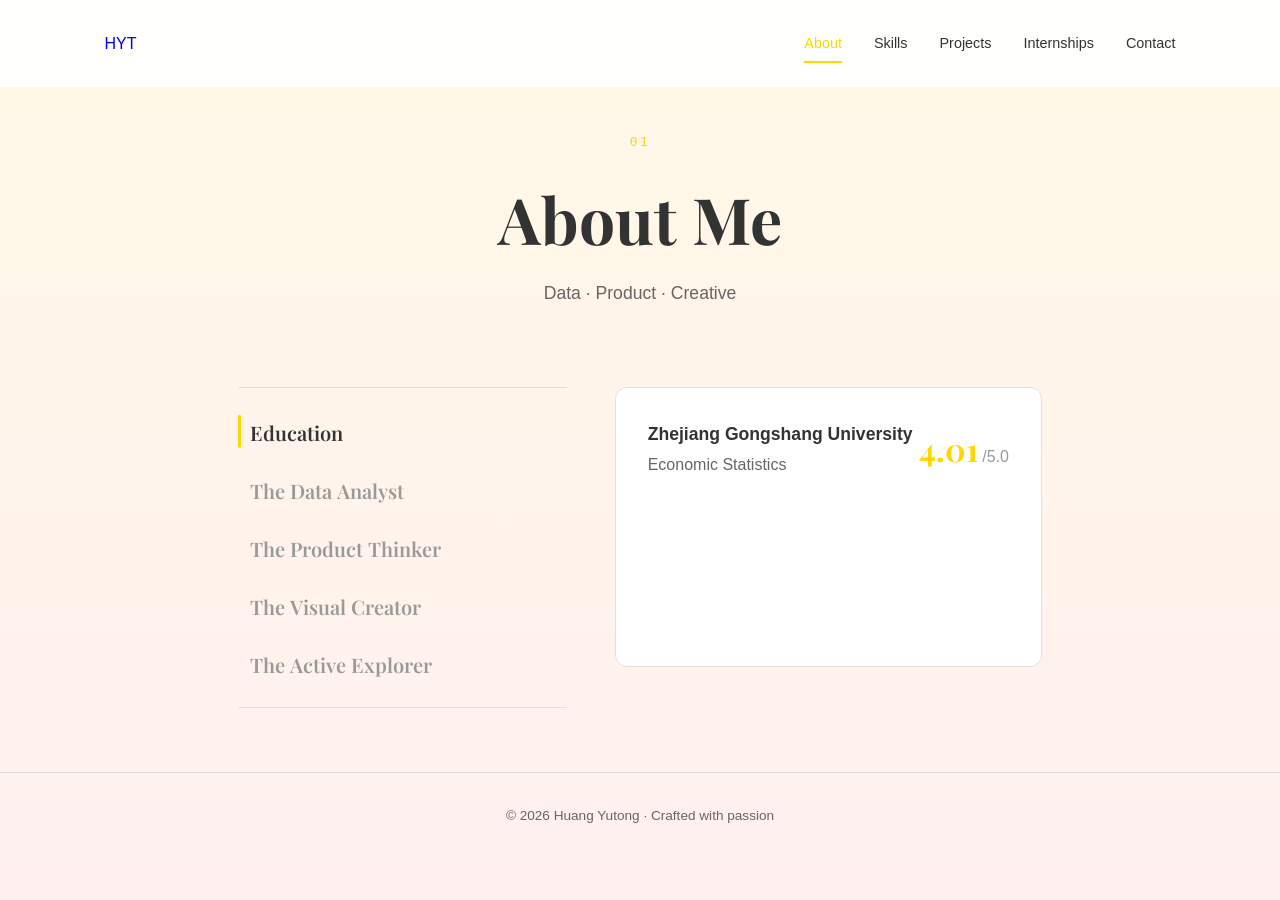
<file: about.html>
<!DOCTYPE html>
<html lang="en">
<head>
    <meta charset="UTF-8">
    <meta name="viewport" content="width=device-width, initial-scale=1.0">
    <title>About Me | Huang Yutong</title>
    <link rel="preconnect" href="https://fonts.googleapis.com">
    <link rel="preconnect" href="https://fonts.gstatic.com" crossorigin>
    <link href="https://fonts.googleapis.com/css2?family=Inter:wght@300;400;500;600;700&family=Playfair+Display:wght@500;600;700&display=swap" rel="stylesheet">
    <link rel="stylesheet" href="style.css">
</head>
<body>
    <div class="bg-gradient"></div>

    <!-- Navigation -->
    <nav class="navbar">
        <div class="nav-inner">
            <a href="index.html" class="nav-brand">HYT</a>
            <div class="nav-links">
                <a href="about.html" class="nav-link active">About</a>
                <a href="skills.html" class="nav-link">Skills</a>
                <a href="work.html" class="nav-link">Projects</a>
                <a href="internships.html" class="nav-link">Internships</a>
                <a href="contact.html" class="nav-link">Contact</a>
            </div>
            <button class="nav-toggle">
                <span></span>
                <span></span>
            </button>
        </div>
    </nav>

    <!-- Mobile Menu -->
    <div class="mobile-menu">
        <a href="about.html" class="mobile-link">About</a>
        <a href="skills.html" class="mobile-link">Skills</a>
        <a href="work.html" class="mobile-link">Projects</a>
        <a href="internships.html" class="mobile-link">Internships</a>
        <a href="contact.html" class="mobile-link">Contact</a>
    </div>

    <!-- Page Header -->
    <section class="page-header">
        <span class="page-number">01</span>
        <h1 class="page-title">About Me</h1>
        <p class="page-subtitle">Data · Product · Creative</p>
    </section>

    <!-- About Content -->
    <section class="about-section">
        <!-- HoverSlider: Triggers (left) + Content (right) -->
        <div class="hover-slider" data-hover-slider>
            <!-- Left: Title Triggers -->
            <div class="hover-slider-triggers">
                <button class="hover-trigger active" data-slide="0" type="button">
                    <span class="trigger-text">Education</span>
                </button>
                <button class="hover-trigger" data-slide="1" type="button">
                    <span class="trigger-text">The Data Analyst</span>
                </button>
                <button class="hover-trigger" data-slide="2" type="button">
                    <span class="trigger-text">The Product Thinker</span>
                </button>
                <button class="hover-trigger" data-slide="3" type="button">
                    <span class="trigger-text">The Visual Creator</span>
                </button>
                <button class="hover-trigger" data-slide="4" type="button">
                    <span class="trigger-text">The Active Explorer</span>
                </button>
            </div>

            <!-- Right: Content Panels (clipPath switch) -->
            <div class="hover-slider-content-wrap">
                <div class="hover-slider-content active" data-content="0">
                    <div class="edu-item">
                        <div class="edu-main">
                            <h3>Zhejiang Gongshang University</h3>
                            <p class="edu-major">Economic Statistics</p>
                        </div>
                        <div class="edu-gpa">
                            <span class="gpa-value">4.01</span>
                            <span class="gpa-total">/5.0</span>
                        </div>
                    </div>
                </div>
                <div class="hover-slider-content" data-content="1">
                    <p>I specialize in turning raw, messy data into clear, actionable insights using Python, R, and other statistical tools. Whether I'm cleaning datasets or building predictive models, my favorite part of the process is digging into complex information and uncovering the hidden patterns underneath.</p>
                </div>
                <div class="hover-slider-content" data-content="2">
                    <p>I act as the bridge between what users want and what engineering can build. I regularly map out business workflows, design interactive prototypes in Figma, and write clear, structured PRDs. By keeping documentation organized and solutions practical, I help teams turn ideas into shipped features smoothly.</p>
                </div>
                <div class="hover-slider-content" data-content="3">
                    <p>I spent three years at my university's "Ji+" Media Center, eventually stepping up as Director and earning the Top 10 Visual Journalist award twice. Photography is how I tell stories and make sense of the world. Driven by an endless curiosity, I'm always looking for new ways to capture life through my own unique visual lens.</p>
                </div>
                <div class="hover-slider-content" data-content="4">
                    <p>Away from the screen, I love outdoor sports and fitness. For me, the dopamine release after a good sweat does more than just keep me physically fit—it recharges my brain. This energetic lifestyle keeps my mind sharp, allowing me to tackle work challenges with ease and truly enjoy every single moment of life.</p>
                </div>
            </div>
        </div>
    </section>

    <!-- Footer -->
    <footer class="footer">
        <p>© 2026 Huang Yutong · Crafted with passion</p>
    </footer>

    <script src="script.js"></script>
</body>
</html>
</file>
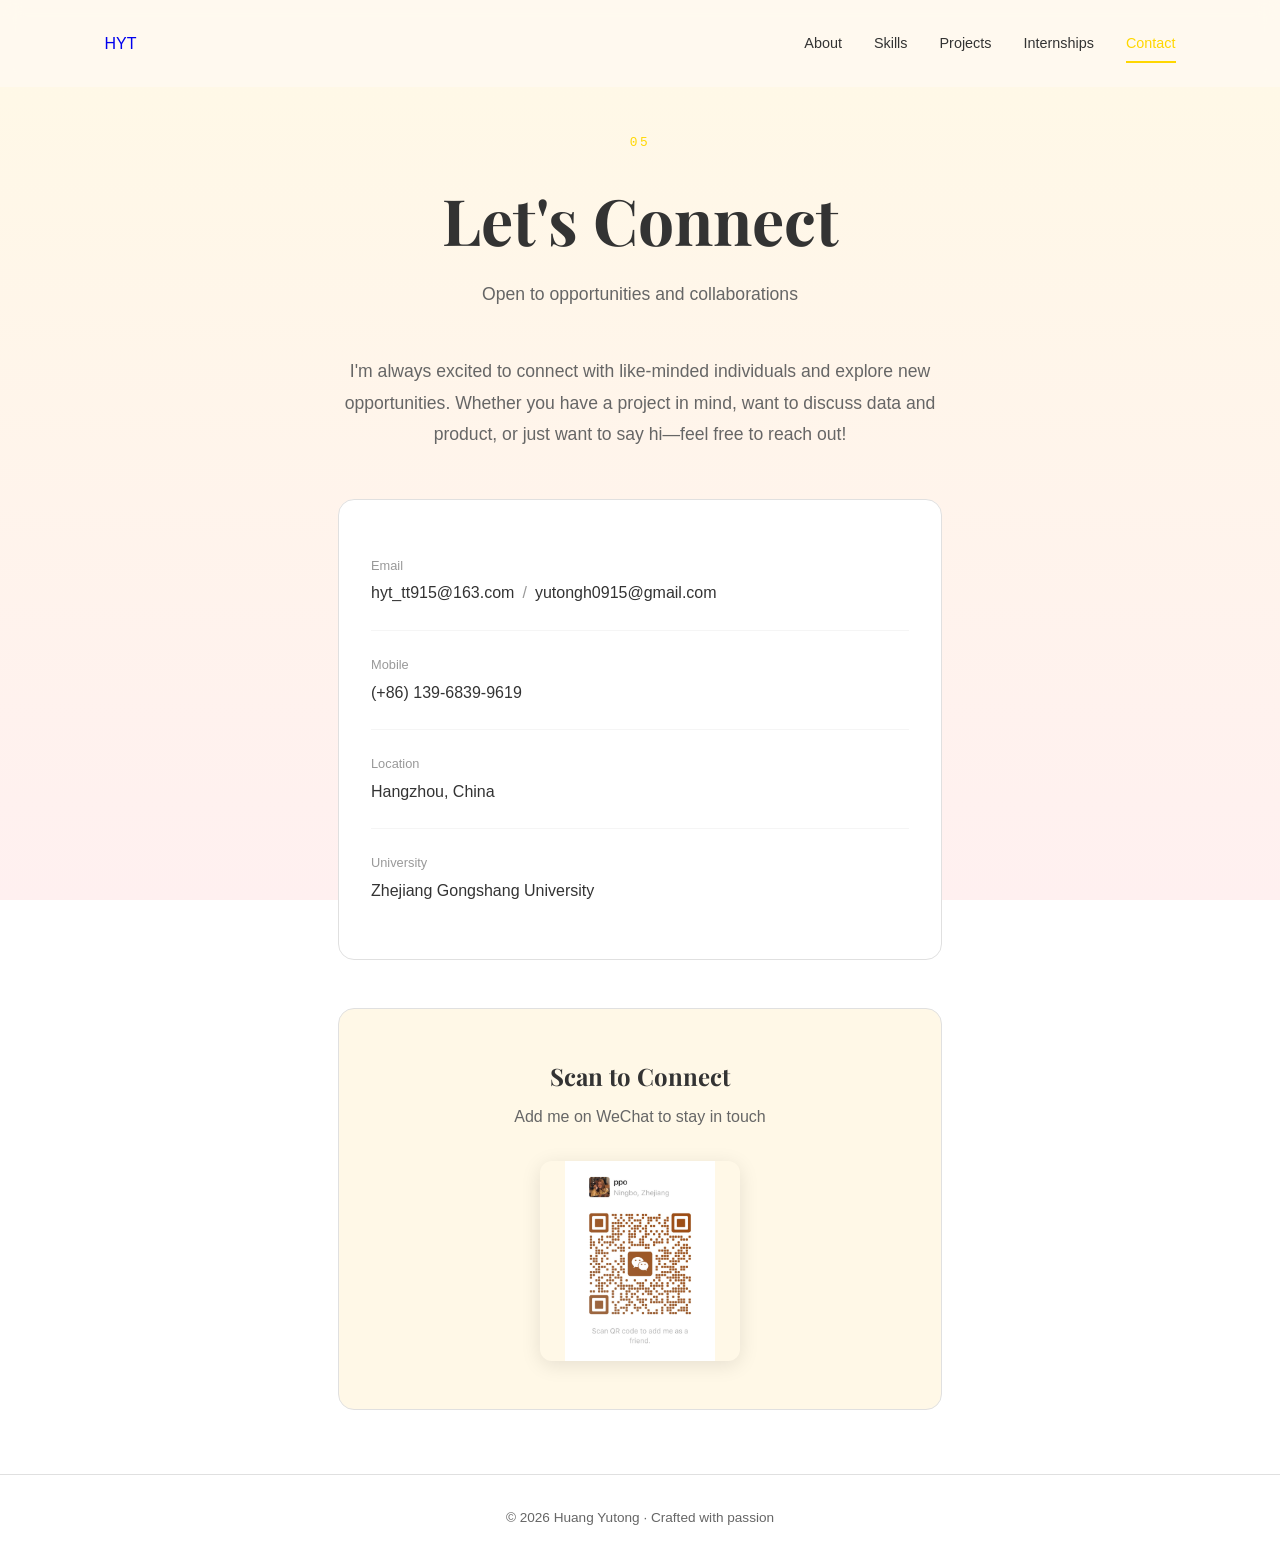
<file: contact.html>
<!DOCTYPE html>
<html lang="en">
<head>
    <meta charset="UTF-8">
    <meta name="viewport" content="width=device-width, initial-scale=1.0">
    <title>Contact | Huang Yutong</title>
    <link rel="preconnect" href="https://fonts.googleapis.com">
    <link rel="preconnect" href="https://fonts.gstatic.com" crossorigin>
    <link href="https://fonts.googleapis.com/css2?family=Inter:wght@300;400;500;600;700&family=Playfair+Display:wght@500;600;700&display=swap" rel="stylesheet">
    <link rel="stylesheet" href="style.css">
</head>
<body>
    <div class="bg-gradient"></div>

    <!-- Navigation -->
    <nav class="navbar">
        <div class="nav-inner">
            <a href="index.html" class="nav-brand">HYT</a>
            <div class="nav-links">
                <a href="about.html" class="nav-link">About</a>
                <a href="skills.html" class="nav-link">Skills</a>
                <a href="work.html" class="nav-link">Projects</a>
                <a href="internships.html" class="nav-link">Internships</a>
                <a href="contact.html" class="nav-link active">Contact</a>
            </div>
            <button class="nav-toggle">
                <span></span>
                <span></span>
            </button>
        </div>
    </nav>

    <!-- Mobile Menu -->
    <div class="mobile-menu">
        <a href="about.html" class="mobile-link">About</a>
        <a href="skills.html" class="mobile-link">Skills</a>
        <a href="work.html" class="mobile-link">Projects</a>
        <a href="internships.html" class="mobile-link">Internships</a>
        <a href="contact.html" class="mobile-link">Contact</a>
        </div>

    <!-- Page Header -->
    <section class="page-header">
        <span class="page-number">05</span>
        <h1 class="page-title">Let's Connect</h1>
        <p class="page-subtitle">Open to opportunities and collaborations</p>
    </section>

    <!-- Contact Content -->
    <section class="contact-section">
        <div class="contact-intro">
            <p>I'm always excited to connect with like-minded individuals and explore new opportunities. Whether you have a project in mind, want to discuss data and product, or just want to say hi—feel free to reach out!</p>
        </div>

        <div class="contact-card">
            <div class="contact-item">
                <div class="contact-info">
                    <span class="contact-label">Email</span>
                    <div class="contact-emails">
                        <a href="mailto:hyt_tt915@163.com" class="contact-value">hyt_tt915@163.com</a>
                        <span class="email-separator">/</span>
                        <a href="mailto:yutongh0915@gmail.com" class="contact-value">yutongh0915@gmail.com</a>
                    </div>
                </div>
            </div>

            <div class="contact-item">
                <div class="contact-info">
                    <span class="contact-label">Mobile</span>
                    <span class="contact-value">(+86) 139-6839-9619</span>
                </div>
            </div>

            <div class="contact-item">
                <div class="contact-info">
                    <span class="contact-label">Location</span>
                    <span class="contact-value">Hangzhou, China</span>
                </div>
            </div>

            <div class="contact-item">
                <div class="contact-info">
                    <span class="contact-label">University</span>
                    <span class="contact-value">Zhejiang Gongshang University</span>
                </div>
            </div>
        </div>

        <div class="contact-cta">
            <h2>Scan to Connect</h2>
            <p>Add me on WeChat to stay in touch</p>
            <div class="qrcode-container">
                <img src="我的素材/二维码.jpg" alt="WeChat QR Code" class="qrcode-image">
            </div>
        </div>
    </section>

    <!-- Footer -->
    <footer class="footer">
        <p>© 2026 Huang Yutong · Crafted with passion</p>
    </footer>

    <script src="script.js"></script>
</body>
</html>
</file>
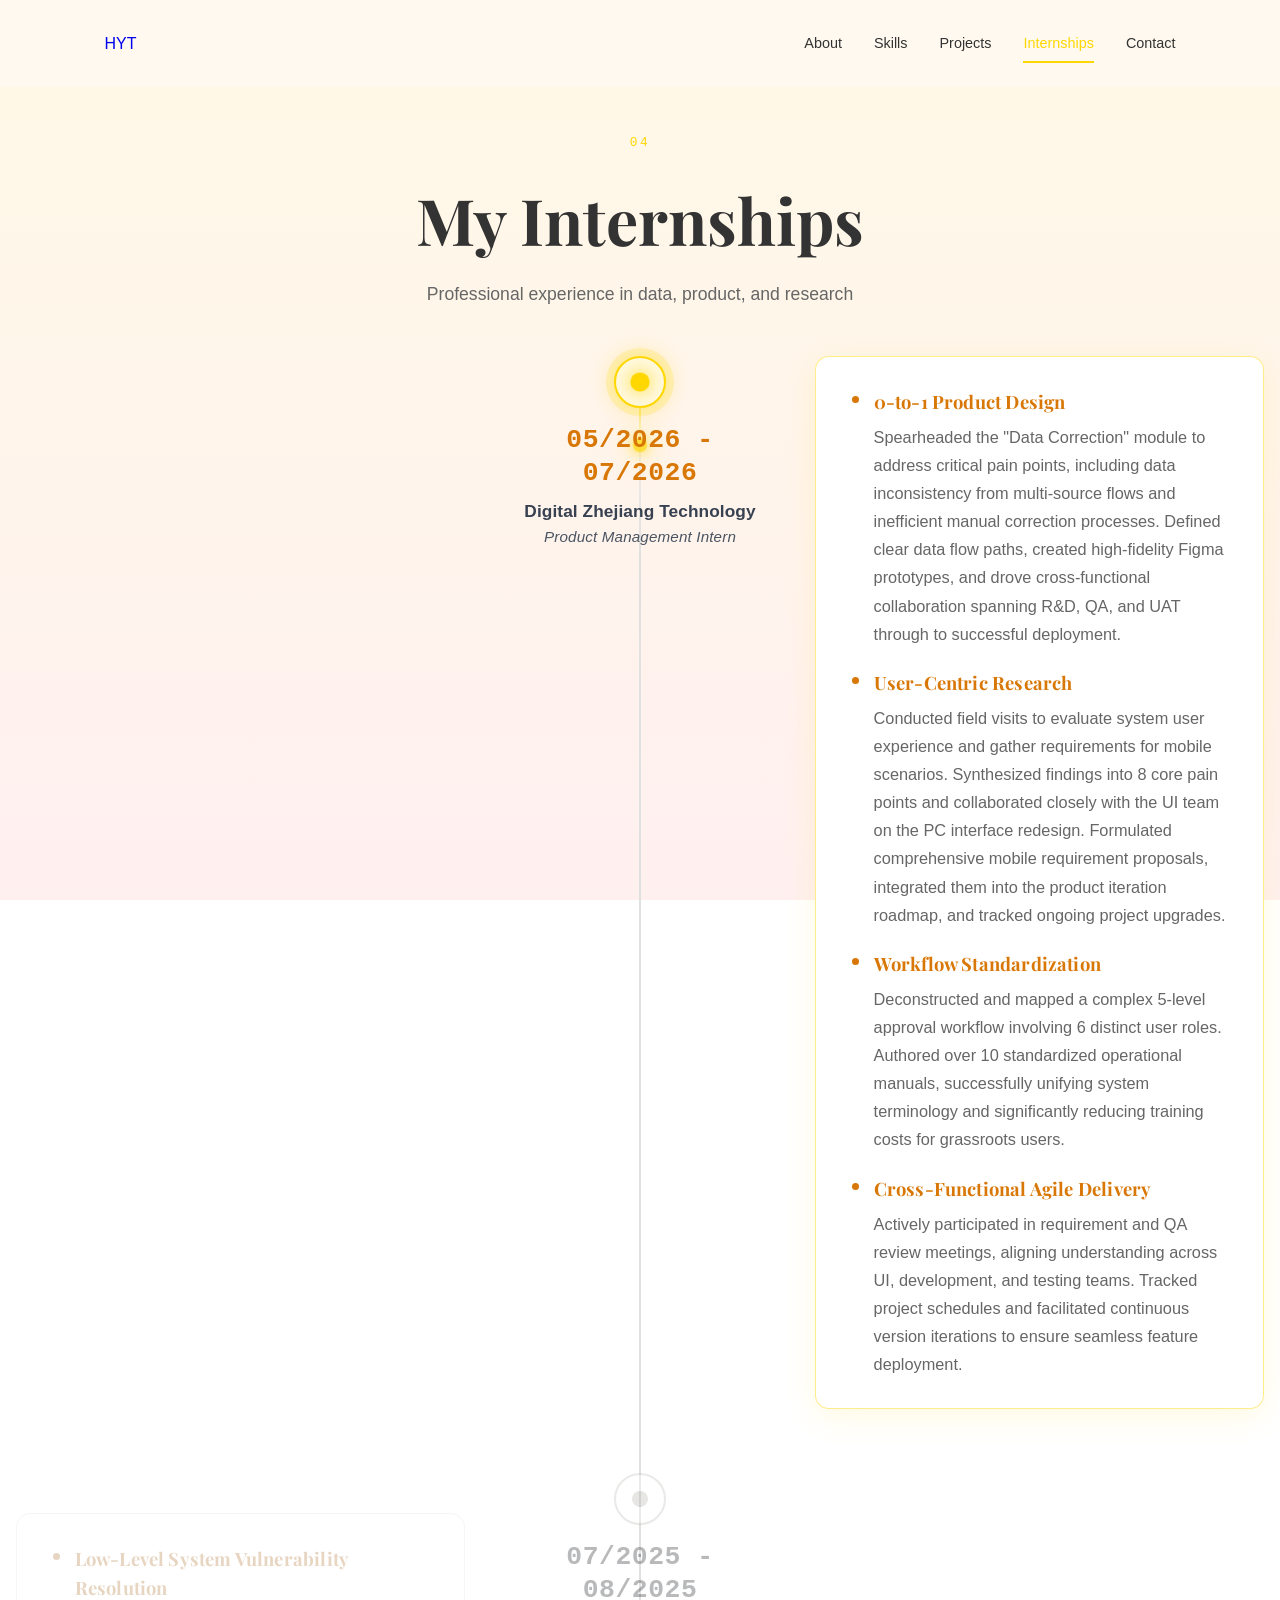
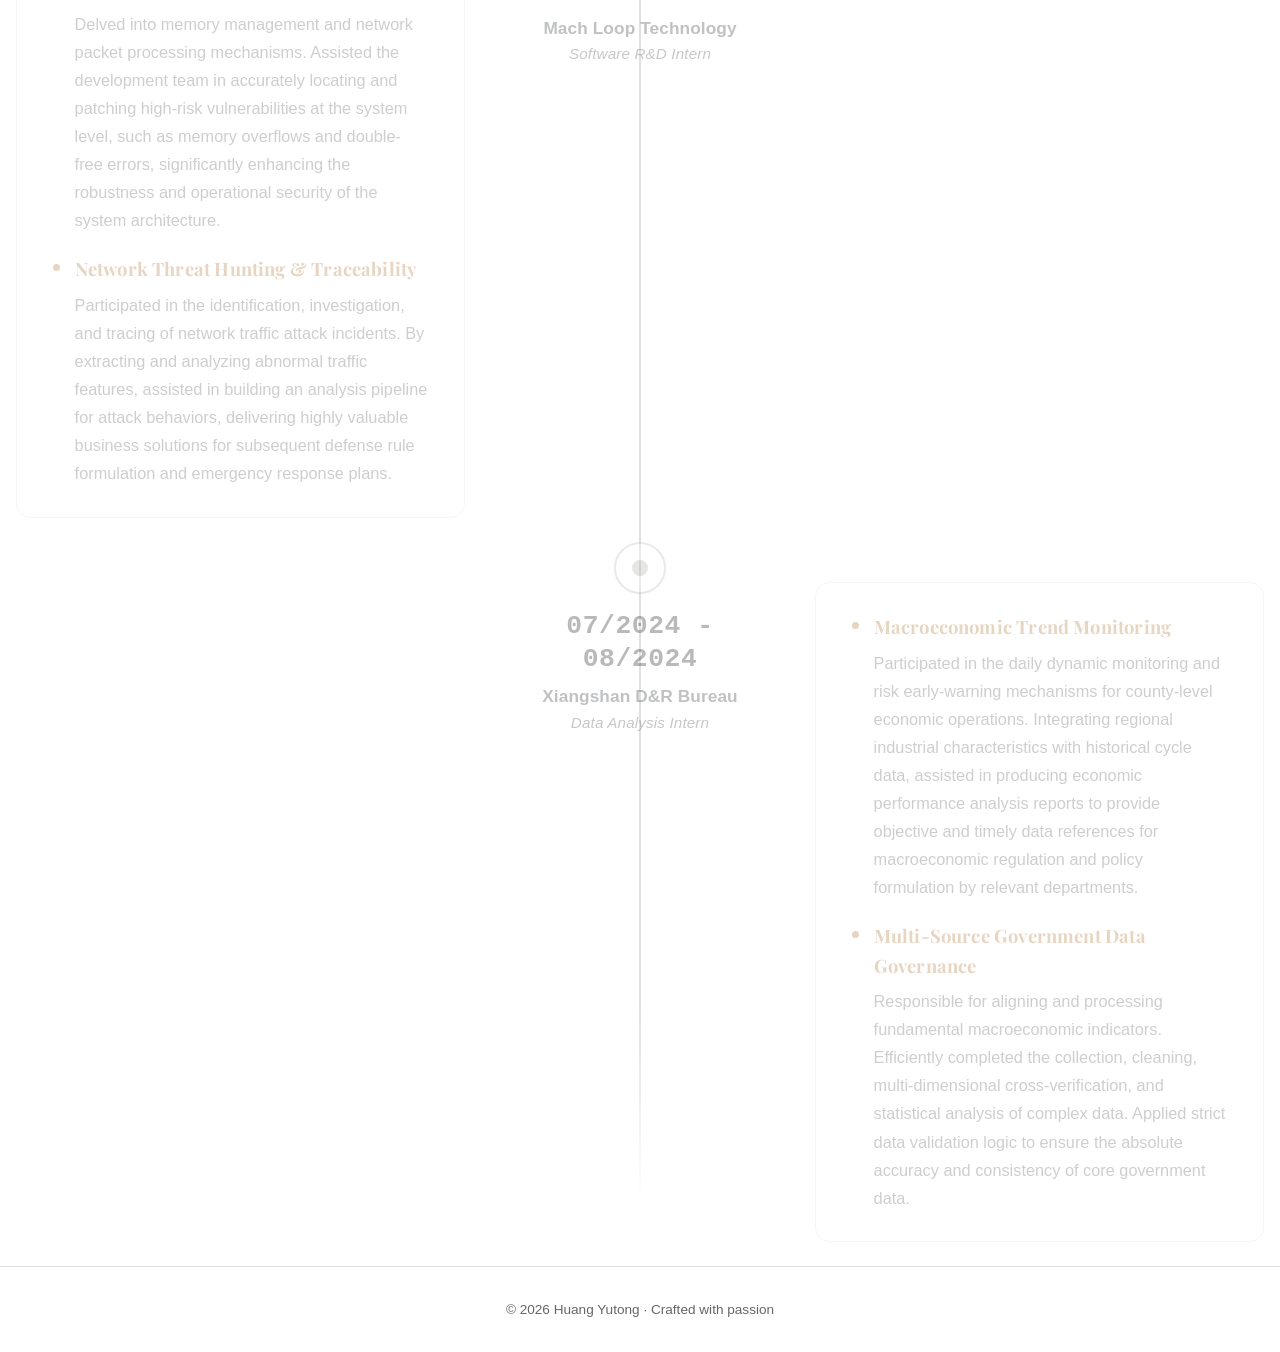
<file: internships.html>
<!DOCTYPE html>
<html lang="en">
<head>
    <meta charset="UTF-8">
    <meta name="viewport" content="width=device-width, initial-scale=1.0">
    <title>Internships | Huang Yutong</title>
    <link rel="preconnect" href="https://fonts.googleapis.com">
    <link rel="preconnect" href="https://fonts.gstatic.com" crossorigin>
    <link href="https://fonts.googleapis.com/css2?family=Inter:wght@300;400;500;600;700&family=Playfair+Display:wght@500;600;700&display=swap" rel="stylesheet">
    <link rel="stylesheet" href="style.css">
</head>
<body>
    <div class="bg-gradient"></div>

    <!-- Navigation -->
    <nav class="navbar">
        <div class="nav-inner">
            <a href="index.html" class="nav-brand">HYT</a>
            <div class="nav-links">
                <a href="about.html" class="nav-link">About</a>
                <a href="skills.html" class="nav-link">Skills</a>
                <a href="work.html" class="nav-link">Projects</a>
                <a href="internships.html" class="nav-link active">Internships</a>
                <a href="contact.html" class="nav-link">Contact</a>
            </div>
            <button class="nav-toggle">
                <span></span>
                <span></span>
            </button>
        </div>
    </nav>

    <!-- Mobile Menu -->
    <div class="mobile-menu">
        <a href="about.html" class="mobile-link">About</a>
        <a href="skills.html" class="mobile-link">Skills</a>
        <a href="work.html" class="mobile-link">Projects</a>
        <a href="internships.html" class="mobile-link">Internships</a>
        <a href="contact.html" class="mobile-link">Contact</a>
    </div>

    <!-- Page Header -->
    <section class="page-header">
        <span class="page-number">04</span>
        <h1 class="page-title">My Internships</h1>
        <p class="page-subtitle">Professional experience in data, product, and research</p>
    </section>

    <!-- Timeline -->
    <section class="journey-section">
        <div class="timeline-component" data-timeline>
            <div class="timeline-body" data-timeline-body>
                <!-- Entry 1: Digital Zhejiang Technology -->
                <div class="timeline-entry">
                    <div class="timeline-entry-left">
                        <div class="timeline-marker">
                            <div class="timeline-marker-inner"></div>
                        </div>
                        <div class="timeline-entry-meta">
                            <h3 class="timeline-entry-title">05/2026 - 07/2026</h3>
                            <p class="timeline-entry-org">Digital Zhejiang Technology</p>
                            <p class="timeline-entry-role">Product Management Intern</p>
                        </div>
                    </div>
                    <div class="timeline-entry-right">
                        <div class="timeline-entry-content">
                            <ul class="contribution-list">
                                <li class="contribution-item">
                                    <strong class="contribution-title">0-to-1 Product Design</strong>
                                    <p class="contribution-desc">Spearheaded the "Data Correction" module to address critical pain points, including data inconsistency from multi-source flows and inefficient manual correction processes. Defined clear data flow paths, created high-fidelity Figma prototypes, and drove cross-functional collaboration spanning R&amp;D, QA, and UAT through to successful deployment.</p>
                                </li>
                                <li class="contribution-item">
                                    <strong class="contribution-title">User-Centric Research</strong>
                                    <p class="contribution-desc">Conducted field visits to evaluate system user experience and gather requirements for mobile scenarios. Synthesized findings into 8 core pain points and collaborated closely with the UI team on the PC interface redesign. Formulated comprehensive mobile requirement proposals, integrated them into the product iteration roadmap, and tracked ongoing project upgrades.</p>
                                </li>
                                <li class="contribution-item">
                                    <strong class="contribution-title">Workflow Standardization</strong>
                                    <p class="contribution-desc">Deconstructed and mapped a complex 5-level approval workflow involving 6 distinct user roles. Authored over 10 standardized operational manuals, successfully unifying system terminology and significantly reducing training costs for grassroots users.</p>
                                </li>
                                <li class="contribution-item">
                                    <strong class="contribution-title">Cross-Functional Agile Delivery</strong>
                                    <p class="contribution-desc">Actively participated in requirement and QA review meetings, aligning understanding across UI, development, and testing teams. Tracked project schedules and facilitated continuous version iterations to ensure seamless feature deployment.</p>
                                </li>
                            </ul>
                        </div>
                    </div>
                </div>

                <!-- Entry 2: Mach Loop Technology -->
                <div class="timeline-entry">
                    <div class="timeline-entry-left">
                        <div class="timeline-marker">
                            <div class="timeline-marker-inner"></div>
                        </div>
                        <div class="timeline-entry-meta">
                            <h3 class="timeline-entry-title">07/2025 - 08/2025</h3>
                            <p class="timeline-entry-org">Mach Loop Technology</p>
                            <p class="timeline-entry-role">Software R&amp;D Intern</p>
                        </div>
                    </div>
                    <div class="timeline-entry-right">
                        <div class="timeline-entry-content">
                            <ul class="contribution-list">
                                <li class="contribution-item">
                                    <strong class="contribution-title">Low-Level System Vulnerability Resolution</strong>
                                    <p class="contribution-desc">Delved into memory management and network packet processing mechanisms. Assisted the development team in accurately locating and patching high-risk vulnerabilities at the system level, such as memory overflows and double-free errors, significantly enhancing the robustness and operational security of the system architecture.</p>
                                </li>
                                <li class="contribution-item">
                                    <strong class="contribution-title">Network Threat Hunting &amp; Traceability</strong>
                                    <p class="contribution-desc">Participated in the identification, investigation, and tracing of network traffic attack incidents. By extracting and analyzing abnormal traffic features, assisted in building an analysis pipeline for attack behaviors, delivering highly valuable business solutions for subsequent defense rule formulation and emergency response plans.</p>
                                </li>
                            </ul>
                        </div>
                    </div>
                </div>

                <!-- Entry 3: Xiangshan D&R Bureau -->
                <div class="timeline-entry">
                    <div class="timeline-entry-left">
                        <div class="timeline-marker">
                            <div class="timeline-marker-inner"></div>
                        </div>
                        <div class="timeline-entry-meta">
                            <h3 class="timeline-entry-title">07/2024 - 08/2024</h3>
                            <p class="timeline-entry-org">Xiangshan D&amp;R Bureau</p>
                            <p class="timeline-entry-role">Data Analysis Intern</p>
                        </div>
                    </div>
                    <div class="timeline-entry-right">
                        <div class="timeline-entry-content">
                            <ul class="contribution-list">
                                <li class="contribution-item">
                                    <strong class="contribution-title">Macroeconomic Trend Monitoring</strong>
                                    <p class="contribution-desc">Participated in the daily dynamic monitoring and risk early-warning mechanisms for county-level economic operations. Integrating regional industrial characteristics with historical cycle data, assisted in producing economic performance analysis reports to provide objective and timely data references for macroeconomic regulation and policy formulation by relevant departments.</p>
                                </li>
                                <li class="contribution-item">
                                    <strong class="contribution-title">Multi-Source Government Data Governance</strong>
                                    <p class="contribution-desc">Responsible for aligning and processing fundamental macroeconomic indicators. Efficiently completed the collection, cleaning, multi-dimensional cross-verification, and statistical analysis of complex data. Applied strict data validation logic to ensure the absolute accuracy and consistency of core government data.</p>
                                </li>
                            </ul>
                        </div>
                    </div>
                </div>

                <!-- Scroll-driven progress track (background line + animated progress) -->
                <div class="timeline-track-bg">
                    <div class="timeline-track-progress" data-timeline-progress></div>
                </div>
            </div>
        </div>
    </section>

    <!-- Footer -->
    <footer class="footer">
        <p>© 2026 Huang Yutong · Crafted with passion</p>
    </footer>

    <script src="script.js"></script>
</body>
</html>
</file>
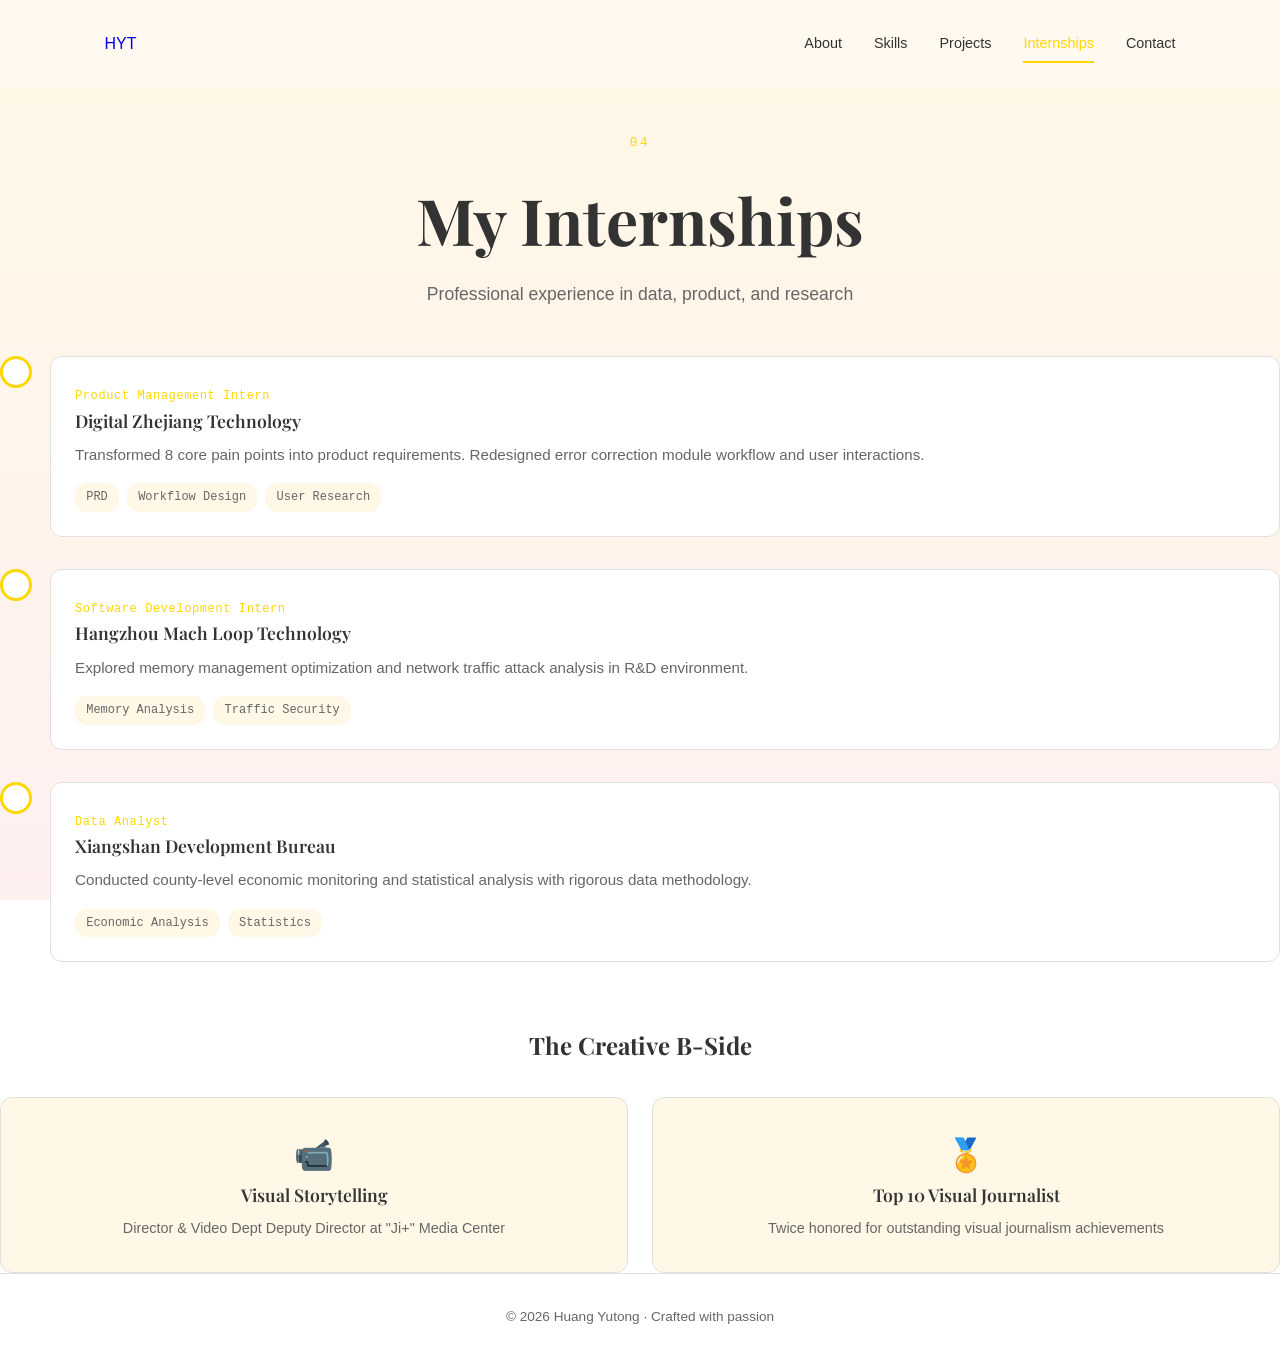
<file: journey.html>
<!DOCTYPE html>
<html lang="en">
<head>
    <meta charset="UTF-8">
    <meta name="viewport" content="width=device-width, initial-scale=1.0">
    <title>Internships | Huang Yutong</title>
    <link rel="preconnect" href="https://fonts.googleapis.com">
    <link rel="preconnect" href="https://fonts.gstatic.com" crossorigin>
    <link href="https://fonts.googleapis.com/css2?family=Inter:wght@300;400;500;600;700&family=Playfair+Display:wght@500;600;700&display=swap" rel="stylesheet">
    <link rel="stylesheet" href="style.css">
</head>
<body>
    <div class="bg-gradient"></div>

    <!-- Navigation -->
    <nav class="navbar">
        <div class="nav-inner">
            <a href="index.html" class="nav-brand">HYT</a>
            <div class="nav-links">
                <a href="about.html" class="nav-link">About</a>
                <a href="skills.html" class="nav-link">Skills</a>
                <a href="work.html" class="nav-link">Projects</a>
                <a href="journey.html" class="nav-link active">Internships</a>
                <a href="contact.html" class="nav-link">Contact</a>
            </div>
            <button class="nav-toggle">
                <span></span>
                <span></span>
            </button>
        </div>
    </nav>

    <!-- Mobile Menu -->
    <div class="mobile-menu">
        <a href="about.html" class="mobile-link">About</a>
        <a href="skills.html" class="mobile-link">Skills</a>
        <a href="work.html" class="mobile-link">Projects</a>
        <a href="journey.html" class="mobile-link">Internships</a>
        <a href="contact.html" class="mobile-link">Contact</a>
    </div>

    <!-- Page Header -->
    <section class="page-header">
        <span class="page-number">04</span>
        <h1 class="page-title">My Internships</h1>
        <p class="page-subtitle">Professional experience in data, product, and research</p>
    </section>

    <!-- Timeline -->
    <section class="journey-section">
        <div class="timeline">
            <div class="timeline-line"></div>

            <div class="timeline-item">
                <div class="timeline-dot"></div>
                <div class="timeline-card">
                    <span class="timeline-role">Product Management Intern</span>
                    <h3>Digital Zhejiang Technology</h3>
                    <p>Transformed 8 core pain points into product requirements. Redesigned error correction module workflow and user interactions.</p>
                    <div class="timeline-tags">
                        <span>PRD</span>
                        <span>Workflow Design</span>
                        <span>User Research</span>
                    </div>
                </div>
            </div>

            <div class="timeline-item">
                <div class="timeline-dot"></div>
                <div class="timeline-card">
                    <span class="timeline-role">Software Development Intern</span>
                    <h3>Hangzhou Mach Loop Technology</h3>
                    <p>Explored memory management optimization and network traffic attack analysis in R&D environment.</p>
                    <div class="timeline-tags">
                        <span>Memory Analysis</span>
                        <span>Traffic Security</span>
                    </div>
                </div>
            </div>

            <div class="timeline-item">
                <div class="timeline-dot"></div>
                <div class="timeline-card">
                    <span class="timeline-role">Data Analyst</span>
                    <h3>Xiangshan Development Bureau</h3>
                    <p>Conducted county-level economic monitoring and statistical analysis with rigorous data methodology.</p>
                    <div class="timeline-tags">
                        <span>Economic Analysis</span>
                        <span>Statistics</span>
                    </div>
                </div>
            </div>
        </div>

        <!-- Creative Side -->
        <div class="creative-section">
            <h2>The Creative B-Side</h2>
            <div class="creative-grid">
                <div class="creative-item">
                    <span class="creative-icon">📹</span>
                    <h3>Visual Storytelling</h3>
                    <p>Director & Video Dept Deputy Director at "Ji+" Media Center</p>
                </div>
                <div class="creative-item">
                    <span class="creative-icon">🏅</span>
                    <h3>Top 10 Visual Journalist</h3>
                    <p>Twice honored for outstanding visual journalism achievements</p>
                </div>
            </div>
        </div>
    </section>

    <!-- Footer -->
    <footer class="footer">
        <p>© 2026 Huang Yutong · Crafted with passion</p>
    </footer>

    <script src="script.js"></script>
</body>
</html>
</file>
<file: style.css>
/* ===== CSS Variables - Figma Design Colors ===== */
:root {
    /* Colors - From Figma design */
    --primary: #FFD700;
    --primary-dark: #E5C100;

    /* Background gradient colors */
    --bg-gradient-start: #FFF9E6;
    --bg-gradient-end: #FFF0F0;

    --bg-main: #FFFFFF;
    --bg-card: #FFFFFF;
    --bg-muted: #FFF8E7;

    --text-primary: #333333;
    --text-secondary: #666666;
    --text-muted: #999999;

    --border: #E0E0E0;
    --border-light: #F5F5F5;

    /* Typography */
    --font-display: 'Playfair Display', serif;
    --font-body: 'Manrope', sans-serif;
    --font-mono: 'DM Mono', monospace;

    /* Spacing */
    --space-xs: 0.5rem;
    --space-sm: 1rem;
    --space-md: 2rem;
    --space-lg: 4rem;
    --space-xl: 6rem;

    /* Transitions */
    --ease: cubic-bezier(0.4, 0, 0.2, 1);

    /* Spring Animation */
    --spring-stiffness: 52;
    --spring-damping: 15;
}

/* ===== Reset & Base ===== */
* {
    margin: 0;
    padding: 0;
    box-sizing: border-box;
}

html {
    scroll-behavior: smooth;
    scroll-padding-top: 90px;
}

/* 单页中各 section 锚点目标统一留出 fixed navbar 空间 */
section[id] {
    scroll-margin-top: 90px;
}

body {
    font-family: var(--font-body);
    background: var(--bg-main);
    color: var(--text-primary);
    line-height: 1.6;
    overflow-x: hidden;
    min-height: 100vh;
    font-weight: 400;
}

/* ===== Background Gradient ===== */
.bg-gradient {
    position: fixed;
    top: 0;
    left: 0;
    right: 0;
    bottom: 0;
    background: linear-gradient(180deg, var(--bg-gradient-start) 0%, var(--bg-gradient-end) 100%);
    z-index: -1;
}

/* ===== Navigation ===== */
.navbar {
    position: fixed;
    top: 0;
    left: 0;
    right: 0;
    z-index: 1000;
    padding: 1.5rem 3.5rem;
    background: rgba(255, 255, 255, 0.9);
    backdrop-filter: blur(10px);
    transition: all 0.3s var(--ease);
}

.nav-inner {
    max-width: 1071px;
    margin: 0 auto;
    display: flex;
    justify-content: space-between;
    align-items: center;
}

.nav-brand-group {
    display: flex;
    align-items: center;
    gap: 0.85rem;
}

.nav-brand {
    display: flex;
    align-items: center;
    gap: 0.75rem;
    text-decoration: none;
    position: relative;
}

.nav-logo {
    font-family: var(--font-display);
    font-size: 1.4rem;
    font-weight: 700;
    color: var(--text-primary);
    letter-spacing: 0.05em;
}

.nav-text {
    font-family: var(--font-mono);
    font-size: 0.8rem;
    font-weight: 500;
    color: var(--text-secondary);
    letter-spacing: 0.15em;
}

.nav-links {
    display: flex;
    gap: 2rem;
}

.nav-link {
    color: var(--text-primary);
    text-decoration: none;
    font-weight: 500;
    font-size: 0.9rem;
    position: relative;
    padding: 0.5rem 0;
    transition: color 0.2s var(--ease);
}

.nav-link::after {
    content: '';
    position: absolute;
    bottom: 0;
    left: 0;
    width: 0;
    height: 2px;
    background: var(--primary);
    transition: width 0.3s var(--ease);
}

.nav-link:hover,
.nav-link.active {
    color: var(--primary);
}

.nav-link:hover::after,
.nav-link.active::after {
    width: 100%;
}

.nav-toggle {
    display: none;
    flex-direction: column;
    gap: 5px;
    background: none;
    border: none;
    cursor: pointer;
    padding: 5px;
}

.nav-toggle span {
    width: 24px;
    height: 2px;
    background: var(--text-primary);
    border-radius: 2px;
    transition: all 0.3s var(--ease);
}

.nav-toggle.active span:nth-child(1) {
    transform: rotate(45deg) translate(5px, 5px);
}

.nav-toggle.active span:nth-child(2) {
    opacity: 0;
}

/* ===== Navbar Actions (collapse + mobile toggle) ===== */
.nav-actions {
    display: flex;
    align-items: center;
    gap: 0.75rem;
}

.nav-collapse-btn {
    width: 34px;
    height: 34px;
    border-radius: 50%;
    border: 1px solid var(--border);
    background: var(--bg-card);
    color: var(--text-secondary);
    cursor: pointer;
    display: flex;
    align-items: center;
    justify-content: center;
    transition: all 0.3s var(--ease);
    padding: 0;
}

.nav-collapse-btn:hover {
    background: var(--primary);
    color: #fff;
    border-color: var(--primary);
    transform: translateY(-1px);
}

.nav-collapse-btn:active {
    transform: translateY(0);
}

/* 收起状态：navbar 滑出视口顶部 */
.navbar.collapsed {
    transform: translateY(-100%);
}

.navbar.collapsed .nav-collapse-btn {
    /* 防止收起后仍可点击 */
    pointer-events: none;
}

/* ===== 浮动恢复按钮 ===== */
.nav-restore-btn {
    position: fixed;
    top: 1rem;
    right: 1.5rem;
    width: 40px;
    height: 40px;
    border-radius: 50%;
    background: var(--primary);
    color: #fff;
    border: none;
    cursor: pointer;
    display: flex;
    align-items: center;
    justify-content: center;
    box-shadow:
        0 4px 16px rgba(255, 215, 0, 0.45),
        0 2px 6px rgba(0, 0, 0, 0.08);
    z-index: 1001;
    opacity: 0;
    pointer-events: none;
    transform: translateY(-20px) scale(0.85);
    transition: opacity 0.4s var(--ease), transform 0.4s var(--ease), box-shadow 0.3s var(--ease);
    padding: 0;
}

.nav-restore-btn.show {
    opacity: 1;
    pointer-events: auto;
    transform: translateY(0) scale(1);
}

.nav-restore-btn:hover {
    box-shadow:
        0 6px 22px rgba(255, 215, 0, 0.55),
        0 3px 10px rgba(0, 0, 0, 0.12);
    transform: translateY(-2px) scale(1.06);
}

.nav-restore-btn:active {
    transform: translateY(0) scale(1);
}

/* ===== Mobile Menu ===== */
.mobile-menu {
    position: fixed;
    top: 0;
    right: -100%;
    width: 100%;
    height: 100vh;
    background: var(--bg-main);
    z-index: 999;
    display: flex;
    flex-direction: column;
    justify-content: center;
    align-items: center;
    gap: 2rem;
    transition: right 0.4s var(--ease);
}

.mobile-menu.active {
    right: 0;
}

.mobile-link {
    font-family: var(--font-display);
    font-size: 2rem;
    font-weight: 600;
    color: var(--text-primary);
    text-decoration: none;
    transition: color 0.2s var(--ease);
}

.mobile-link:hover {
    color: var(--primary);
}

/* ===== Page Header ===== */
.page-header {
    text-align: center;
    padding: 8rem 2rem 3rem;
    max-width: 800px;
    margin: 0 auto;
}

.page-number {
    font-family: var(--font-mono);
    display: inline-block;
    font-size: 0.8rem;
    font-weight: 500;
    color: var(--primary);
    letter-spacing: 0.2em;
    margin-bottom: 1rem;
}

.page-title {
    font-family: var(--font-display);
    font-size: clamp(2.5rem, 6vw, 4rem);
    font-weight: 700;
    color: var(--text-primary);
    margin-bottom: 0.5rem;
}

.page-subtitle {
    font-size: 1.1rem;
    color: var(--text-secondary);
}

/* ===== Hero Section (Homepage) ===== */
.hero {
    min-height: 100vh;
    padding: 7rem 3.5rem 4rem;
    display: grid;
    grid-template-columns: 1fr 1fr;
    gap: 3rem;
    max-width: 1071px;
    margin: 0 auto;
    align-items: start;
    position: relative;
}

.hero-blur {
    position: fixed;
    top: 50%;
    left: 50%;
    width: 600px;
    height: 600px;
    transform: translate(-50%, -50%);
    background: radial-gradient(circle, rgba(255, 215, 0, 0.15) 0%, transparent 70%);
    filter: blur(60px);
    z-index: -1;
    animation: blur-pulse 8s ease-in-out infinite;
}

@keyframes blur-pulse {
    0%, 100% { opacity: 0.5; transform: translate(-50%, -50%) scale(1); }
    50% { opacity: 0.8; transform: translate(-50%, -50%) scale(1.2); }
}

.hero-greeting {
    margin-bottom: 1rem;
}

.greeting-line {
    font-family: var(--font-mono);
    font-size: 0.75rem;
    font-weight: 500;
    color: var(--text-primary);
    letter-spacing: 0.15em;
    display: block;
    margin-bottom: 0.5rem;
}

.hero-name {
    font-family: var(--font-display);
    font-size: clamp(2.5rem, 5vw, 3.5rem);
    font-weight: 700;
    color: var(--text-primary);
    line-height: 1.15;
    margin-bottom: 1.5rem;
}

.hero-name .highlight-name {
    color: var(--primary);
    position: relative;
    display: inline-block;
}

.hero-intro {
    margin-bottom: 2rem;
    padding-top: 1.5rem;
}

.hero-intro p {
    font-size: 1rem;
    color: var(--text-secondary);
    margin-bottom: 1rem;
    line-height: 1.7;
}

.hero-intro .highlight {
    color: var(--primary);
    font-weight: 500;
}

.hero-intro .intro-closing {
    font-weight: 500;
    color: var(--text-primary);
}

.hero-roles {
    display: flex;
    flex-wrap: wrap;
    gap: 0.75rem;
}

.role-pill {
    font-family: var(--font-body);
    padding: 0.5rem 1rem;
    background: rgba(255, 215, 0, 0.1);
    border: 1px solid rgba(255, 215, 0, 0.3);
    border-radius: 20px;
    font-size: 0.85rem;
    font-weight: 500;
    color: var(--text-primary);
    transition: all 0.3s var(--ease);
}

.role-pill:hover {
    background: var(--primary);
    border-color: var(--primary);
    color: #fff;
    transform: translateY(-2px);
    box-shadow: 0 4px 12px rgba(255, 215, 0, 0.3);
}

/* ===== Hero Visual ===== */
.hero-visual {
    display: flex;
    justify-content: center;
    align-items: center;
    position: relative;
    padding-top: 2rem;
}

/* ===== Photo Wheel Component ===== */
.photo-wheel-component {
    position: relative;
    width: 420px;
    height: 420px;
    display: flex;
    align-items: center;
    justify-content: center;
}

/* Dotted Grid Pattern Background */
.grid-pattern {
    position: absolute;
    width: 100%;
    height: 100%;
    background-image: radial-gradient(circle, rgba(200, 180, 160, 0.15) 1px, transparent 1px);
    background-size: 12px 12px;
    border-radius: 24px;
    pointer-events: none;
}

/* Ripple Container */
.ripple-container {
    position: absolute;
    width: 100%;
    height: 100%;
    pointer-events: none;
    overflow: hidden;
    border-radius: 24px;
}

.ripple {
    position: absolute;
    width: 50px;
    height: 50px;
    border-radius: 50%;
    background: radial-gradient(circle, rgba(255, 215, 0, 0.6) 0%, rgba(255, 215, 0, 0.2) 50%, transparent 70%);
    pointer-events: none;
    animation: rippleExpand 1.35s ease-out forwards;
}

@keyframes rippleExpand {
    0% {
        transform: scale(0);
        opacity: 0.7;
    }
    100% {
        transform: scale(3);
        opacity: 0;
    }
}

/* ===== Orbit Track (Dashed Circle) ===== */
.orbit-track {
    position: absolute;
    width: 360px;
    height: 360px;
    border-radius: 50%;
    border: 1.5px dashed rgba(200, 160, 120, 0.5);
}

/* ===== Satellites Container ===== */
.satellites-container {
    position: absolute;
    width: 100%;
    height: 100%;
}

/* ===== Satellite Images ===== */
.satellite {
    position: absolute;
    width: 90px;
    height: 90px;
}

/* Top Satellite (12 o'clock) */
.satellite-top {
    top: 15px;
    left: 50%;
    margin-left: -45px;
}

/* Bottom Right Satellite (4 o'clock) */
.satellite-right {
    bottom: 45px;
    right: 35px;
}

/* Bottom Left Satellite (8 o'clock) */
.satellite-left {
    bottom: 45px;
    left: 35px;
}

/* Decorative Ring (for top satellite) */
.decorative-ring {
    position: absolute;
    top: -8px;
    left: -8px;
    width: 106px;
    height: 106px;
    border: 1px solid rgba(255, 215, 0, 0.4);
    border-radius: 50%;
    pointer-events: none;
}

/* Square Base (for bottom satellites) */
.square-base {
    position: absolute;
    bottom: -8px;
    left: 50%;
    transform: translateX(-50%);
    width: 70px;
    height: 30px;
    background: linear-gradient(180deg, rgba(255, 240, 220, 0.8) 0%, rgba(255, 220, 190, 0.6) 100%);
    border-radius: 8px;
    pointer-events: none;
}

/* Satellite Photo Button */
.satellite-btn {
    position: relative;
    width: 90px;
    height: 90px;
    border-radius: 50%;
    border: 5px solid #FFFAF0;
    padding: 0;
    cursor: pointer;
    background: none;
    overflow: hidden;
    box-shadow: 0 4px 15px rgba(200, 160, 120, 0.2);
    transition: all 0.3s ease;
}

.satellite-btn img {
    width: 100%;
    height: 100%;
    object-fit: cover;
    transition: transform 0.3s ease;
}

/* Satellite Overlay - 35% dark mask */
.satellite-overlay {
    position: absolute;
    top: 0;
    left: 0;
    right: 0;
    bottom: 0;
    background: rgba(0, 0, 0, 0.35);
    transition: opacity 0.3s ease;
    pointer-events: none;
}

.satellite-btn.active .satellite-overlay {
    opacity: 0;
}

.satellite-btn:hover {
    transform: scale(1.05);
    box-shadow: 0 6px 20px rgba(200, 160, 120, 0.3);
}

.satellite-btn.active {
    border-color: var(--primary);
    box-shadow: 0 0 0 3px rgba(255, 215, 0, 0.3);
}

/* ===== Center Main Image ===== */
.center-main-image {
    position: absolute;
    width: 220px;
    height: 220px;
    display: flex;
    align-items: center;
    justify-content: center;
    animation: floatMainPhoto 6s ease-in-out infinite;
}

@keyframes floatMainPhoto {
    0%, 100% {
        transform: translateY(0);
    }
    50% {
        transform: translateY(-12px);
    }
}

/* Outer Ring - Light Orange */
.main-image-outer-ring {
    position: relative;
    width: 200px;
    height: 200px;
    border-radius: 50%;
    border: 4px solid rgba(255, 200, 150, 0.8);
    display: flex;
    align-items: center;
    justify-content: center;
    box-shadow: 0 10px 40px rgba(0, 0, 0, 0.1);
}

/* Inner Ring - White */
.main-image-inner-ring {
    position: relative;
    width: 180px;
    height: 180px;
    border-radius: 50%;
    border: 8px solid #FFFFFF;
    overflow: hidden;
    background: linear-gradient(135deg, #FFF8E7 0%, #FFF0E0 100%);
}

.main-photo {
    width: 100%;
    height: 100%;
    object-fit: cover;
    /* Image transition: 0.58s, fade in + scale down */
    transition: opacity 0.58s ease-out, transform 0.58s ease-out;
}

.main-photo.fade-out {
    opacity: 0;
    transform: scale(1.05);
}

.main-photo.fade-in {
    opacity: 1;
    transform: scale(1);
}

.main-photo.fade-in-start {
    opacity: 0;
    transform: scale(1.05);
}

/* ===== Visual Decoration ===== */
.visual-decoration {
    position: relative;
    width: 320px;
    height: 320px;
    display: flex;
    align-items: center;
    justify-content: center;
}

.decoration-circle {
    position: absolute;
    border-radius: 50%;
    border: 2px solid;
    opacity: 0.15;
    animation: float 6s ease-in-out infinite;
}

.circle-1 {
    width: 200px;
    height: 200px;
    border-color: var(--primary);
    animation-delay: 0s;
}

.circle-2 {
    width: 260px;
    height: 260px;
    border-color: var(--accent-light);
    animation-delay: 0.5s;
}

.circle-3 {
    width: 320px;
    height: 320px;
    border-color: var(--accent);
    animation-delay: 1s;
}

@keyframes float {
    0%, 100% {
        transform: translateY(0) scale(1);
        opacity: 0.15;
    }
    50% {
        transform: translateY(-20px) scale(1.05);
        opacity: 0.25;
    }
}

/* ===== Cube Grid Animation ===== */
.cube-grid {
    position: relative;
    width: 320px;
    height: 320px;
    perspective: 1000px;
    transform-style: preserve-3d;
}

.cube-row {
    display: flex;
    justify-content: center;
    gap: 8px;
    margin-bottom: 8px;
}

.cube {
    width: 40px;
    height: 40px;
    position: relative;
    transform-style: preserve-3d;
    transition: transform 0.3s var(--ease);
}

.cube-inner {
    width: 100%;
    height: 100%;
    position: relative;
    transform-style: preserve-3d;
    animation: rotateCube 12s linear infinite;
}

@keyframes rotateCube {
    0% {
        transform: rotateX(0deg) rotateY(0deg);
    }
    100% {
        transform: rotateX(360deg) rotateY(360deg);
    }
}

.cube-face {
    position: absolute;
    width: 40px;
    height: 40px;
    border: 1px solid rgba(255, 215, 0, 0.6);
    background: rgba(255, 215, 0, 0.05);
    opacity: 0.4;
    transition: all 0.3s var(--ease);
}

.cube-face.front {
    transform: translateZ(20px);
}

.cube-face.back {
    transform: rotateY(180deg) translateZ(20px);
}

.cube-face.right {
    transform: rotateY(90deg) translateZ(20px);
}

.cube-face.left {
    transform: rotateY(-90deg) translateZ(20px);
}

.cube-face.top {
    transform: rotateX(90deg) translateZ(20px);
}

.cube-face.bottom {
    transform: rotateX(-90deg) translateZ(20px);
}

.cube:hover .cube-face {
    opacity: 0.9;
    background: rgba(255, 215, 0, 0.3);
    border-color: var(--accent);
}

/* Wave propagation effect */
.cube.wave .cube-face {
    background: rgba(255, 215, 0, 0.4);
    border-color: rgba(255, 215, 0, 0.8);
    opacity: 0.8;
}

/* Explosion effect */
.cube.explode .cube-inner {
    animation: explodeRotate 0.6s ease-out;
}

.cube.explode .cube-face {
    background: rgba(255, 215, 0, 0.5);
    border-color: var(--accent);
    opacity: 0.9;
}

@keyframes explodeRotate {
    0% {
        transform: rotateX(0deg) rotateY(0deg) scale(1);
    }
    50% {
        transform: rotateX(180deg) rotateY(180deg) scale(1.3);
    }
    100% {
        transform: rotateX(360deg) rotateY(360deg) scale(1);
    }
}

/* Sparkle effect */
.cube.sparkle .cube-face {
    background: rgba(255, 255, 255, 0.6);
    border-color: rgba(255, 215, 0, 0.9);
    opacity: 1;
    animation: sparkleFlash 0.8s ease-out;
}

@keyframes sparkleFlash {
    0%, 100% {
        opacity: 0.6;
        background: rgba(255, 215, 0, 0.3);
    }
    25%, 75% {
        opacity: 1;
        background: rgba(255, 255, 255, 0.7);
    }
    50% {
        opacity: 0.8;
        background: rgba(255, 215, 0, 0.5);
    }
}

/* ===== Lightbox ===== */
.lightbox {
    position: fixed;
    top: 0;
    left: 0;
    right: 0;
    bottom: 0;
    background: rgba(0, 0, 0, 0.9);
    z-index: 9999;
    display: flex;
    align-items: center;
    justify-content: center;
    opacity: 0;
    pointer-events: none;
    transition: opacity 0.3s var(--ease);
}

.lightbox-wrapper {
    display: flex;
    align-items: center;
    justify-content: center;
    width: 100%;
    height: 100%;
    padding: 2rem;
}

.lightbox.active {
    opacity: 1;
    pointer-events: all;
}

.lightbox-content {
    max-width: 100%;
    max-height: 100%;
    object-fit: contain;
    transform: scale(0.9);
    transition: transform 0.3s var(--ease);
    width: auto;
    height: auto;
}

.lightbox.active .lightbox-content {
    transform: scale(1);
}

.lightbox-close {
    position: absolute;
    top: 2rem;
    right: 2rem;
    width: 40px;
    height: 40px;
    background: rgba(255, 255, 255, 0.1);
    border: none;
    border-radius: 50%;
    cursor: pointer;
    display: flex;
    align-items: center;
    justify-content: center;
    transition: background 0.3s var(--ease);
}

.lightbox-close:hover {
    background: rgba(255, 255, 255, 0.2);
}

.lightbox-close::before,
.lightbox-close::after {
    content: '';
    position: absolute;
    width: 20px;
    height: 2px;
    background: white;
    border-radius: 2px;
}

.lightbox-close::before {
    transform: rotate(45deg);
}

.lightbox-close::after {
    transform: rotate(-45deg);
}

/* ===== Quick Links ===== */
.quick-links {
    max-width: 1071px;
    margin: 2rem auto 4rem;
    padding: 0 3.5rem;
}

.quick-links-header {
    display: flex;
    justify-content: space-between;
    align-items: center;
    margin-bottom: 1rem;
}

.quick-links-title {
    font-family: var(--font-mono);
    font-size: 0.75rem;
    font-weight: 500;
    color: var(--text-secondary);
    letter-spacing: 0.15em;
}

.quick-links-container {
    display: grid;
    grid-template-columns: repeat(5, 1fr);
    gap: 1rem;
}

.quick-link {
    display: flex;
    flex-direction: column;
    gap: 0.5rem;
    padding: 1.5rem 1.25rem;
    background: var(--bg-card);
    border: 1px solid var(--border);
    border-radius: 12px;
    cursor: pointer;
    transition: all 0.3s var(--ease);
    text-decoration: none;
    min-height: 200px;
}

.quick-link:hover {
    border-color: var(--primary);
    transform: translateY(-4px);
    box-shadow: 0 8px 25px rgba(255, 215, 0, 0.15);
}

.link-number {
    font-family: var(--font-mono);
    font-size: 1rem;
    font-weight: 500;
    color: var(--primary);
    letter-spacing: 0.1em;
}

.link-info {
    flex: 1;
    display: flex;
    flex-direction: column;
    gap: 0.5rem;
}

.link-info h3 {
    font-family: var(--font-display);
    font-size: 1.2rem;
    font-weight: 600;
    color: var(--text-primary);
    margin: 0;
}

.link-info p {
    font-size: 0.9rem;
    font-weight: 400;
    color: var(--text-secondary);
    margin: 0;
}

.link-arrow {
    font-size: 1rem;
    color: var(--text-secondary);
    transition: transform 0.3s var(--ease);
    align-self: flex-end;
}

.quick-link:hover .link-arrow {
    transform: translateX(4px);
    color: var(--primary);
}

/* ===== About Section ===== */
.about-section {
    max-width: 900px;
    margin: 0 auto;
    padding: 0 3rem 4rem;
}

.about-grid {
    display: grid;
    gap: 1.5rem;
    margin-bottom: 3rem;
}

.about-card {
    padding: 2rem;
    background: var(--bg-card);
    border: 1px solid var(--border);
    border-radius: 16px;
    transition: all 0.3s var(--ease);
}

.about-card:hover {
    border-color: var(--primary);
    box-shadow: 0 8px 30px rgba(255, 215, 0, 0.15);
}

/* Interactive Cards */
.interactive-card {
    cursor: pointer;
    position: relative;
    overflow: hidden;
}

.interactive-card .card-title {
    font-family: var(--font-display);
    font-size: 1.25rem;
    font-weight: 600;
    margin-bottom: 0;
    transition: color 0.3s var(--ease);
}

.interactive-card:hover .card-title {
    color: var(--primary);
}

.interactive-card .card-content {
    max-height: 0;
    overflow: hidden;
    transition: max-height 0.5s var(--ease), opacity 0.4s var(--ease);
    opacity: 0;
}

.interactive-card.active .card-content {
    max-height: 800px;
    opacity: 1;
    margin-top: 1.5rem;
}

.interactive-card .card-content p {
    color: var(--text-secondary);
    line-height: 1.7;
    margin-bottom: 1.5rem;
}

.interactive-card .card-photo {
    border-radius: 12px;
    overflow: hidden;
    box-shadow: 0 8px 25px rgba(0, 0, 0, 0.15);
    max-width: 300px;
    margin: 0 auto;
}

.interactive-card .card-photo img {
    width: 100%;
    height: auto;
    max-height: 400px;
    object-fit: cover;
    display: block;
}

.card-hint {
    margin-top: 1rem;
    font-size: 0.8rem;
    color: var(--text-muted);
    opacity: 0.6;
    transition: opacity 0.3s var(--ease);
}

.interactive-card:hover .card-hint {
    opacity: 1;
}

.interactive-card.active .card-hint {
    display: none;
}

/* ===== About Accordion Cards ===== */
.about-accordion {
    display: flex;
    flex-direction: column;
    gap: 1rem;
    max-width: 800px;
    margin: 2rem auto 0;
}

.accordion-item {
    background: var(--bg-card);
    border: 1px solid var(--border);
    border-radius: 12px;
    overflow: hidden;
    transition: all 0.3s var(--ease);
}

.accordion-item:hover {
    border-color: var(--primary);
    box-shadow: 0 4px 15px rgba(255, 215, 0, 0.1);
}

.accordion-item.active {
    border-color: var(--primary);
    box-shadow: 0 8px 25px rgba(255, 215, 0, 0.15);
}

.accordion-header {
    display: flex;
    justify-content: space-between;
    align-items: center;
    padding: 1.25rem 1.5rem;
    cursor: pointer;
    user-select: none;
    transition: background 0.3s var(--ease);
}

.accordion-header:hover {
    background: var(--bg-muted);
}

.accordion-title {
    font-family: var(--font-display);
    font-size: 1.2rem;
    font-weight: 600;
    color: var(--text-primary);
    margin: 0;
}

.accordion-icon {
    width: 28px;
    height: 28px;
    display: flex;
    align-items: center;
    justify-content: center;
    font-size: 1.5rem;
    font-weight: 300;
    color: var(--primary);
    transition: transform 0.3s var(--ease);
}

.accordion-item.active .accordion-icon {
    transform: rotate(45deg);
}

.accordion-content {
    max-height: 0;
    overflow: hidden;
    opacity: 0;
    transition: max-height 0.5s cubic-bezier(0.4, 0, 0.2, 1),
                opacity 0.4s ease,
                padding 0.3s ease;
}

.accordion-item.active .accordion-content {
    max-height: 500px;
    opacity: 1;
}

.accordion-content p {
    color: var(--text-secondary);
    line-height: 1.7;
    margin: 0;
    padding: 0 1.5rem 1.5rem;
}

/* Responsive */
@media (max-width: 768px) {
    .about-accordion {
        margin: 1.5rem auto 0;
        padding: 0 1.5rem;
    }

    .accordion-header {
        padding: 1rem 1.25rem;
    }

    .accordion-title {
        font-size: 1.1rem;
    }

    .accordion-content p {
        padding: 0 1.25rem 1.25rem;
    }
}

/* ===== About HoverSlider ===== */
.hover-slider {
    display: grid;
    grid-template-columns: 1fr 1.3fr;
    gap: 3rem;
    align-items: start;
    max-width: 900px;
    margin: 2rem auto 0;
}

.hover-slider-triggers {
    display: flex;
    flex-direction: column;
    gap: 0.25rem;
    padding: 1rem 0;
    border-top: 1px solid var(--border);
    border-bottom: 1px solid var(--border);
}

.hover-trigger {
    background: none;
    border: none;
    padding: 0.85rem 0.75rem;
    text-align: left;
    cursor: pointer;
    font-family: var(--font-display);
    font-size: 1.25rem;
    font-weight: 600;
    color: var(--text-muted);
    transition: color 0.3s var(--ease), background 0.3s var(--ease);
    border-radius: 8px;
    position: relative;
}

.hover-trigger:hover {
    color: var(--text-primary);
    background: var(--bg-muted);
}

.hover-trigger.active {
    color: var(--text-primary);
}

.hover-trigger.active::before {
    content: '';
    position: absolute;
    left: 0;
    top: 50%;
    transform: translateY(-50%);
    width: 3px;
    height: 60%;
    background: var(--primary);
    border-radius: 2px;
}

.trigger-text {
    display: inline-block;
}

/* 字符级 stagger 动画 */
.char-wrap {
    display: inline-block;
    position: relative;
    overflow: hidden;
    vertical-align: bottom;
    line-height: 1.2;
}

.char {
    display: inline-block;
    transition: transform 0.45s cubic-bezier(0.25, 0.46, 0.45, 0.94);
    transition-delay: var(--char-delay, 0s);
}

.char-default {
    /* 默认在原位 */
}

.char-active {
    position: absolute;
    left: 0;
    top: 0;
    transform: translateY(110%);
}

.hover-trigger.active .char-default,
.hover-trigger:hover .char-default {
    transform: translateY(-110%);
}

.hover-trigger.active .char-active,
.hover-trigger:hover .char-active {
    transform: translateY(0);
}

/* 内容框 */
.hover-slider-content-wrap {
    position: relative;
    display: grid;
    background: var(--bg-card);
    border: 1px solid var(--border);
    border-radius: 12px;
    padding: 2rem;
    min-height: 280px;
    transition: border-color 0.3s var(--ease), box-shadow 0.3s var(--ease);
}

.hover-slider-content-wrap:hover {
    border-color: var(--primary);
    box-shadow: 0 8px 25px rgba(255, 215, 0, 0.15);
}

.hover-slider-content {
    grid-column: 1;
    grid-row: 1;
    clip-path: polygon(0% 0%, 100% 0%, 100% 0%, 0% 0%);
    transition: clip-path 0.4s cubic-bezier(0.33, 1, 0.68, 1);
}

.hover-slider-content.active {
    clip-path: polygon(0% 0%, 100% 0%, 100% 100%, 0% 100%);
}

.hover-slider-content > p {
    color: var(--text-secondary);
    line-height: 1.7;
    margin: 0;
    font-size: 1rem;
}

/* Education content inside slider - preserve original visual */
.hover-slider-content .edu-item {
    display: flex;
    justify-content: space-between;
    align-items: center;
}

.hover-slider-content .edu-main h3 {
    font-size: 1.1rem;
    font-weight: 600;
    margin: 0 0 0.25rem 0;
}

.hover-slider-content .edu-major {
    color: var(--text-secondary);
    margin: 0;
}

.hover-slider-content .edu-gpa {
    text-align: center;
}

.hover-slider-content .gpa-value {
    font-family: var(--font-display);
    font-size: 2rem;
    font-weight: 700;
    color: var(--primary);
}

.hover-slider-content .gpa-total {
    color: var(--text-muted);
}

/* 移动端响应式 */
@media (max-width: 768px) {
    .hover-slider {
        grid-template-columns: 1fr;
        gap: 1.5rem;
        margin: 1.5rem auto 0;
        padding: 0 1.5rem;
    }

    .hover-slider-triggers {
        padding: 0.5rem 0;
    }

    .hover-trigger {
        font-size: 1.1rem;
        padding: 0.7rem 0.6rem;
    }

    .hover-slider-content-wrap {
        padding: 1.5rem;
        min-height: 220px;
    }
}

/* Non-interactive card icon (legacy) */
.card-icon {
    font-size: 2rem;
    margin-bottom: 1rem;
}

.about-card h3 {
    font-family: var(--font-display);
    font-size: 1.25rem;
    font-weight: 600;
    margin-bottom: 0.75rem;
}

.about-card p {
    color: var(--text-secondary);
    line-height: 1.7;
}

.education-card {
    padding: 2rem;
    background: var(--bg-muted);
    border: 1px solid var(--border);
    border-radius: 16px;
}

.education-card h2 {
    font-family: var(--font-display);
    font-size: 1.5rem;
    margin-bottom: 1.5rem;
}

.edu-item {
    display: flex;
    justify-content: space-between;
    align-items: center;
}

.edu-main h3 {
    font-size: 1.1rem;
    font-weight: 600;
}

.edu-major {
    color: var(--text-secondary);
}

.edu-gpa {
    text-align: center;
}

.gpa-value {
    font-family: var(--font-display);
    font-size: 2rem;
    font-weight: 700;
    color: var(--primary);
}

.gpa-total {
    color: var(--text-muted);
}

/* ===== Skills Section ===== */
.skills-section {
    max-width: 900px;
    margin: 0 auto;
    padding: 0 3rem 4rem;
}

.skill-category {
    margin-bottom: 3rem;
}

.skill-category h2 {
    font-family: var(--font-display);
    font-size: 1.5rem;
    margin-bottom: 1.5rem;
}

.skills-grid {
    display: flex;
    flex-direction: column;
    gap: 1rem;
}

.skill-item {
    padding: 1rem 0;
}

.skill-header {
    display: flex;
    justify-content: space-between;
    margin-bottom: 0.5rem;
}

.skill-name {
    font-weight: 500;
    color: var(--text-primary);
}

.skill-percent {
    color: var(--text-secondary);
    font-size: 0.9rem;
}

.skill-bar {
    height: 6px;
    background: var(--border);
    border-radius: 3px;
    overflow: hidden;
}

.skill-fill {
    height: 100%;
    background: linear-gradient(90deg, var(--primary), var(--accent-light));
    border-radius: 3px;
    width: var(--fill);
    transition: width 1s var(--ease);
}

.skill-tags {
    display: flex;
    flex-wrap: wrap;
    gap: 0.75rem;
}

.skill-tag {
    font-family: var(--font-mono);
    padding: 0.5rem 1rem;
    background: var(--bg-muted);
    border: 1px solid var(--border);
    border-radius: 20px;
    font-size: 0.8rem;
    font-weight: 500;
    color: var(--text-primary);
    transition: all 0.3s var(--ease);
}

.skill-tag:hover {
    background: var(--primary);
    border-color: var(--primary);
    color: #fff;
}

.competency-list {
    display: grid;
    gap: 0.75rem;
}

.competency-item {
    display: flex;
    align-items: center;
    gap: 0.75rem;
    padding: 0.75rem 0;
}

.check-icon {
    color: var(--primary);
    font-weight: 600;
}

/* ===== Skills Page Vintage Theme ===== */
.skills-page {
    background: linear-gradient(135deg, #FFF8E7 0%, #FFE8D6 50%, #FFF0E0 100%);
    min-height: 100vh;
}

.skills-page .bg-gradient {
    background: linear-gradient(135deg, #FFF8E7 0%, #FFE8D6 50%, #FFF0E0 100%);
}

.skills-page .navbar {
    background: rgba(255, 248, 231, 0.95);
    border-bottom: 1px solid rgba(212, 165, 0, 0.15);
}

.skills-page .nav-brand,
.skills-page .nav-link,
.skills-page .mobile-link {
    color: #5D4E0A;
}

.skills-page .nav-link.active,
.skills-page .nav-link:hover {
    color: #D4A500;
}

.skills-page .nav-toggle span {
    background: #D4A500;
}

.skills-page .mobile-menu {
    background: rgba(255, 248, 231, 0.98);
}

/* ===== Skills Page Header ===== */
.skills-page-header {
    text-align: center;
    padding: 3rem 1.5rem 2rem;
}

.header-label {
    display: inline-block;
    font-family: var(--font-mono);
    font-size: 0.65rem;
    font-weight: 600;
    letter-spacing: 0.2em;
    background: #FFD700;
    color: #5D4E0A;
    padding: 0.25rem 0.75rem;
    border-radius: 4px;
    margin-bottom: 1.5rem;
}

.header-title {
    margin: 0 0 1rem;
}

.title-main {
    font-family: 'Playfair Display', serif;
    font-size: clamp(2.5rem, 8vw, 4rem);
    font-weight: 700;
    color: #3D3D3D;
}

.title-accent {
    font-family: 'Playfair Display', serif;
    font-size: clamp(2.5rem, 8vw, 4rem);
    font-weight: 400;
    font-style: italic;
    color: #D4A500;
    margin-left: 0.25em;
}

.header-subtitle {
    font-family: 'Inter', sans-serif;
    font-size: 0.75rem;
    font-weight: 300;
    letter-spacing: 0.25em;
    color: #888;
    text-transform: uppercase;
    margin: 0;
}

/* ===== Archive Cards Section ===== */
.archive-cards-section {
    max-width: 1200px;
    margin: 0 auto 4rem;
    padding: 0 1.5rem;
    display: grid;
    grid-template-columns: repeat(4, 1fr);
    gap: 1.25rem;
}

/* ===== Archive Card Base ===== */
.archive-card {
    display: flex;
    flex-direction: column;
    height: 480px;
    border-radius: 12px;
    overflow: hidden;
    position: relative;
    transition: all 0.4s cubic-bezier(0.34, 1.56, 0.64, 1);
    box-shadow: 0 4px 20px rgba(0, 0, 0, 0.08);
}

/* Top Notch Effect */
.archive-card::before {
    content: '';
    position: absolute;
    top: 0;
    right: 15%;
    width: 20px;
    height: 10px;
    background: inherit;
    border-radius: 0 0 50% 50%;
}

.archive-card:hover {
    transform: translateY(-8px);
    box-shadow: 0 12px 35px rgba(0, 0, 0, 0.12);
}

/* Card Color Variants */
.archive-mustard {
    background: linear-gradient(180deg, #E8C972 0%, #D4B84A 100%);
}

.archive-terracotta {
    background: linear-gradient(180deg, #C4785A 0%, #A86548 100%);
}

.archive-orange {
    background: linear-gradient(180deg, #E89A4A 0%, #D67F2F 100%);
}

.archive-khaki {
    background: linear-gradient(180deg, #C8B89A 0%, #B5A682 100%);
}

/* ===== Card Top (Fixed) ===== */
.card-top {
    padding: 1.25rem;
    flex-shrink: 0;
    position: relative;
}

.card-number {
    position: absolute;
    top: 1rem;
    right: 1rem;
    font-family: var(--font-mono);
    font-size: 0.75rem;
    font-weight: 600;
    color: #3D3D3D;
}

.card-title {
    font-family: 'Playfair Display', serif;
    font-size: 1.25rem;
    font-weight: 600;
    color: #3D3D3D;
    margin: 0 0 0.5rem 0;
    line-height: 1.3;
}

.card-label {
    font-family: var(--font-mono);
    font-size: 0.6rem;
    letter-spacing: 0.15em;
    color: rgba(61, 61, 61, 0.6);
    text-transform: uppercase;
}

/* ===== Card Marquee (Scrolling) ===== */
.card-marquee {
    flex: 1;
    overflow: hidden;
    position: relative;
    padding: 0 1rem;
}

.marquee-list {
    display: flex;
    flex-direction: column;
    gap: 0;
    animation: scrollVertical var(--duration, 22s) linear infinite;
    will-change: transform;
}

@keyframes scrollVertical {
    0% {
        transform: translateY(0);
    }
    100% {
        transform: translateY(-50%);
    }
}

.card-marquee:hover .marquee-list {
    animation-play-state: paused;
}

/* ===== Skill Items ===== */
.skill-item {
    display: flex;
    align-items: center;
    gap: 0.5rem;
    padding: 0.6rem 0;
    border-bottom: 1px solid rgba(61, 61, 61, 0.08);
}

.skill-bullet {
    width: 4px;
    height: 4px;
    background: rgba(61, 61, 61, 0.5);
    border-radius: 50%;
    flex-shrink: 0;
}

.skill-text {
    font-family: var(--font-mono);
    font-size: 0.85rem;
    color: #3D3D3D;
    letter-spacing: 0.05em;
}

/* ===== Card Bottom (Fixed) ===== */
.card-bottom {
    padding: 0.75rem 1.25rem;
    flex-shrink: 0;
    display: flex;
    justify-content: space-between;
    align-items: center;
}

.bottom-label {
    font-family: var(--font-mono);
    font-size: 0.6rem;
    letter-spacing: 0.15em;
    color: rgba(61, 61, 61, 0.5);
    text-transform: uppercase;
}

.bottom-dot {
    width: 6px;
    height: 6px;
    background: #FFD700;
    border-radius: 50%;
}

/* ===== Minimalist Highlight Cards ===== */
.highlight-cards {
    max-width: 1200px;
    margin: 0 auto 4rem;
    padding: 0 1.5rem;
    display: grid;
    grid-template-columns: repeat(2, 1fr);
    gap: 1.25rem;
}

.highlight-card {
    background: rgba(253, 251, 247, 0.9);
    border: 1px solid #E5E0D8;
    border-radius: 16px;
    padding: 2rem;
    transition: all 0.3s ease;
    box-shadow: 0 1px 3px rgba(0, 0, 0, 0.05);
}

.highlight-card:hover {
    box-shadow: 0 4px 12px rgba(0, 0, 0, 0.08);
    transform: translateY(-4px);
}

.highlight-title {
    font-family: 'Playfair Display', serif;
    font-size: 1.25rem;
    font-weight: 600;
    color: #3D3D3D;
    margin: 0 0 1.5rem 0;
}

/* Score Grid (English Proficiency) */
.score-grid {
    display: grid;
    grid-template-columns: repeat(2, 1fr);
    gap: 2rem;
}

.score-item {
    display: flex;
    flex-direction: column;
    align-items: center;
    text-align: center;
}

.score-value {
    font-family: 'Playfair Display', serif;
    font-size: 3.5rem;
    font-weight: 700;
    color: #D4A500;
    line-height: 1;
    margin-bottom: 0.5rem;
}

.score-label {
    font-family: 'Inter', sans-serif;
    font-size: 0.85rem;
    font-weight: 500;
    color: #6B6B6B;
}

/* Achievement List (Photography) */
.achievement-list {
    display: flex;
    flex-direction: column;
    gap: 1rem;
}

.achievement-item {
    display: flex;
    align-items: flex-start;
    gap: 0.75rem;
}

.achievement-bullet {
    width: 6px;
    height: 6px;
    background: #D4A500;
    border-radius: 50%;
    flex-shrink: 0;
    margin-top: 0.4rem;
}

.achievement-text {
    font-family: 'Inter', sans-serif;
    font-size: 1rem;
    font-weight: 400;
    color: #3D3D3D;
    line-height: 1.5;
}

/* Competencies Horizontal Marquee */
.competencies-marquee {
    max-width: 1000px;
    margin: 0 auto 4rem;
    padding: 0 3.5rem;
}

.competencies-marquee .section-title {
    font-family: var(--font-display);
    font-size: 1.5rem;
    font-weight: 600;
    color: var(--text-primary);
    margin-bottom: 1.5rem;
}

.competencies-track {
    background: var(--bg-card);
    border: 1px solid var(--border);
    border-radius: 16px;
    overflow: hidden;
    padding: 1rem;
    position: relative;
    contain: content;
}

.competencies-content {
    display: flex;
    gap: 1rem;
    animation: scrollLeft var(--duration, 30s) linear infinite;
    will-change: transform;
}

@keyframes scrollLeft {
    0% {
        transform: translateX(0);
    }
    100% {
        transform: translateX(-50%);
    }
}

.competencies-track:hover .competencies-content {
    animation-play-state: paused;
}

.competency-item {
    font-family: var(--font-mono);
    padding: 0.6rem 1.2rem;
    background: var(--bg-muted);
    border: 1px solid var(--border);
    border-radius: 10px;
    font-size: 0.85rem;
    color: var(--text-secondary);
    display: flex;
    align-items: center;
    gap: 0.5rem;
    white-space: nowrap;
    flex-shrink: 0;
}

.competency-item::before {
    content: '✓';
    color: var(--primary);
    font-weight: 600;
}

.competency-item:hover {
    background: var(--primary);
    border-color: var(--primary);
    color: var(--bg-main);
}

/* ===== Photography Gallery ===== */
.photography-section {
    max-width: 1200px;
    margin: 0 auto 4rem;
    padding: 0 1.5rem;
    text-align: center;
}

.photography-section h2 {
    font-family: 'Playfair Display', serif;
    font-size: 1.5rem;
    font-weight: 600;
    color: var(--text-primary);
    margin-bottom: 0.5rem;
}

.section-desc {
    color: var(--text-secondary);
    margin-bottom: 2rem;
}

/* Photo Grid - 2 rows, 3 columns */
.photography-section .photo-grid {
    display: grid !important;
    grid-template-columns: repeat(3, 1fr) !important;
    grid-template-rows: repeat(2, 1fr) !important;
    gap: 2rem !important;
    width: 100%;
}

.photo-card {
    aspect-ratio: 1/1;
    border-radius: 16px;
    overflow: hidden;
    cursor: pointer;
    transition: all 0.3s ease-in-out;
    box-shadow: 0 2px 8px rgba(0, 0, 0, 0.1);
    position: relative;
}

.photo-card img {
    width: 100%;
    height: 100%;
    object-fit: cover;
    /* Initial grayscale effect */
    filter: grayscale(100%);
    /* Smooth transition for filter, transform */
    transition: filter 0.3s ease-in-out, transform 0.3s ease-in-out;
}

.photo-card:hover img {
    /* Remove grayscale on hover */
    filter: grayscale(0%);
    /* Subtle scale effect */
    transform: scale(1.02);
}

.photo-card:hover {
    /* Enhanced shadow on hover */
    box-shadow: 0 10px 25px rgba(0, 0, 0, 0.2);
}

/* ===== Photo Lightbox ===== */
.photo-lightbox {
    position: fixed;
    top: 0;
    left: 0;
    right: 0;
    bottom: 0;
    background: rgba(0, 0, 0, 0.9);
    z-index: 1000;
    display: flex;
    align-items: center;
    justify-content: center;
    opacity: 0;
    pointer-events: none;
    transition: opacity 0.3s ease;
}

.photo-lightbox.active {
    opacity: 1;
    pointer-events: all;
}

.lightbox-close-btn {
    position: absolute;
    top: 1.5rem;
    right: 1.5rem;
    width: 44px;
    height: 44px;
    background: rgba(255, 255, 255, 0.1);
    border: none;
    border-radius: 50%;
    cursor: pointer;
    display: flex;
    align-items: center;
    justify-content: center;
    font-size: 2rem;
    color: #fff;
    transition: all 0.3s ease;
    z-index: 1001;
}

.lightbox-close-btn:hover {
    background: rgba(255, 255, 255, 0.2);
}

.lightbox-photo {
    max-width: 100%;
    max-height: 90vh;
    width: auto;
    height: auto;
    object-fit: contain;
    border-radius: 8px;
    box-shadow: 0 10px 40px rgba(0, 0, 0, 0.3);
    /* Fade-in animation */
    animation: lightboxFadeIn 0.3s ease-in-out;
}

@keyframes lightboxFadeIn {
    from {
        opacity: 0;
        transform: scale(0.95);
    }
    to {
        opacity: 1;
        transform: scale(1);
    }
}

/* ===== Projects Section ===== */
/* ===== Projects Section ===== */
.projects-section {
    max-width: 1000px;
    margin: 2rem auto 4rem;
    padding: 0 3.5rem;
}

.project-item {
    background: var(--bg-card);
    border: 1px solid var(--border);
    border-radius: 16px;
    margin-bottom: 1.5rem;
    overflow: hidden;
    transition: all 0.3s var(--ease);
}

.project-item:hover {
    border-color: var(--primary);
}

.project-item.active {
    border-color: var(--primary);
    box-shadow: 0 8px 30px rgba(255, 215, 0, 0.15);
}

/* Project Header */
.project-header {
    display: flex;
    justify-content: space-between;
    align-items: flex-start;
    padding: 1.75rem 2rem;
    cursor: pointer;
    transition: background 0.3s var(--ease);
}

.project-header:hover {
    background: var(--bg-muted);
}

.project-header-left {
    display: flex;
    align-items: flex-start;
    gap: 1.25rem;
}

.project-number {
    font-family: var(--font-display);
    font-size: 1.5rem;
    font-weight: 700;
    color: var(--primary);
}

.project-title-group {
    display: flex;
    flex-direction: column;
    gap: 0.25rem;
}

.project-title {
    font-family: var(--font-display);
    font-size: 1.25rem;
    font-weight: 600;
    color: var(--text-primary);
    margin: 0;
    line-height: 1.3;
}

.project-metadata {
    font-size: 0.85rem;
    color: #b8a070;
    font-style: italic;
    margin: 0;
}

.accordion-icon {
    font-size: 1.5rem;
    font-weight: 300;
    color: var(--primary);
    transition: transform 0.3s var(--ease);
    width: 28px;
    height: 28px;
    display: flex;
    align-items: center;
    justify-content: center;
    flex-shrink: 0;
}

.project-item.active .accordion-icon {
    transform: rotate(45deg);
}

/* Project Expanded Content */
.project-expanded {
    max-height: 0;
    overflow: hidden;
    opacity: 0;
    transition: max-height 0.58s ease-in-out, opacity 0.4s ease-in-out;
    position: relative;
}

.project-item.active .project-expanded {
    max-height: 2000px;
    opacity: 1;
}

.project-subtitle-bar {
    padding: 0 2rem 1rem;
    border-bottom: 1px solid var(--border);
}

.project-subtitle-bar p {
    font-size: 0.95rem;
    color: var(--text-secondary);
    font-style: italic;
    margin: 0;
    line-height: 1.5;
}

/* Scroll Dots */
.scroll-dots {
    display: flex;
    justify-content: center;
    gap: 0.5rem;
    padding: 1rem 2rem 0.75rem;
}

.scroll-dot {
    width: 8px;
    height: 8px;
    border-radius: 50%;
    background: var(--border);
    border: none;
    cursor: pointer;
    transition: all 0.3s var(--ease);
}

.scroll-dot:hover {
    background: var(--primary);
    transform: scale(1.2);
}

.scroll-dot.active {
    background: var(--primary);
    width: 24px;
    border-radius: 4px;
}

/* Horizontal Scroll Container with Snap */
.project-scroll-container {
    display: grid;
    grid-auto-flow: column;
    grid-auto-columns: 100%;
    overflow-x: auto;
    scroll-snap-type: x mandatory;
    scrollbar-width: none;
    -ms-overflow-style: none;
}

.project-scroll-container::-webkit-scrollbar {
    display: none;
}

.project-scroll-container {
    scroll-behavior: smooth;
}

/* Project Slide */
.project-slide {
    scroll-snap-align: start;
    min-height: 420px;
}

.slide-visual {
    background: linear-gradient(135deg, var(--bg-muted) 0%, var(--bg-card) 100%);
    display: flex;
    align-items: center;
    justify-content: center;
    border-right: 1px solid var(--border);
}

.visual-placeholder {
    text-align: center;
    padding: 2rem;
}

.placeholder-text {
    display: block;
    font-family: var(--font-mono);
    font-size: 0.85rem;
    font-weight: 500;
    color: var(--text-muted);
    margin-bottom: 0.5rem;
}

.placeholder-subtext {
    display: block;
    font-size: 0.75rem;
    color: var(--text-muted);
    opacity: 0.7;
}

.slide-content {
    padding: 2.5rem 3rem;
}

.slide-title {
    font-family: var(--font-display);
    font-size: 1.5rem;
    font-weight: 700;
    color: #D97706;
    margin: 0 0 1.5rem 0;
}

.slide-section {
    margin-bottom: 1.5rem;
}

.slide-section:last-child {
    margin-bottom: 0;
}

.section-label {
    font-family: var(--font-mono);
    font-size: 0.85rem;
    font-weight: 600;
    color: #D97706;
    text-transform: uppercase;
    letter-spacing: 0.1em;
    margin: 0 0 0.5rem 0;
}

.slide-content p {
    color: var(--text-secondary);
    font-size: 1.02rem;
    line-height: 1.7;
    margin: 0;
}

.slide-content strong {
    color: var(--text-primary);
    font-weight: 600;
}

/* Methodology List */
.methodology-list {
    list-style: none;
    padding: 0;
    margin: 0;
}

.methodology-list li {
    color: var(--text-secondary);
    font-size: 1.02rem;
    line-height: 1.7;
    margin-bottom: 1rem;
    padding-left: 1.25rem;
    position: relative;
}

.methodology-list li::before {
    content: '•';
    position: absolute;
    left: 0;
    color: #D97706;
    font-size: 1.1rem;
}

.methodology-list li:last-child {
    margin-bottom: 0;
}

.methodology-list li strong {
    color: #D97706;
}

/* Project Tags */
.project-tags {
    display: flex;
    flex-wrap: wrap;
    gap: 0.5rem;
    margin-top: 1.5rem;
}

.tag {
    font-family: var(--font-mono);
    padding: 0.4rem 0.85rem;
    background: var(--bg-muted);
    border: 1px solid var(--border);
    border-radius: 20px;
    font-size: 0.7rem;
    font-weight: 500;
    color: var(--text-primary);
    transition: all 0.3s var(--ease);
}

.tag:hover {
    background: var(--primary);
    border-color: var(--primary);
    color: #fff;
    transform: translateY(-2px);
}

/* Navigation Arrows */
.scroll-nav {
    position: absolute;
    top: 50%;
    transform: translateY(-50%);
    width: 40px;
    height: 40px;
    background: var(--bg-card);
    border: 1px solid var(--border);
    border-radius: 50%;
    cursor: pointer;
    display: flex;
    align-items: center;
    justify-content: center;
    color: var(--primary);
    transition: all 0.3s var(--ease);
    z-index: 2;
}

.scroll-nav:hover:not(:disabled) {
    background: var(--primary);
    border-color: var(--primary);
    color: #fff;
}

.scroll-nav:disabled {
    opacity: 0.3;
    cursor: not-allowed;
}

.scroll-nav-prev {
    left: 1rem;
}

.scroll-nav-next {
    right: 1rem;
}

/* Responsive */
@media (max-width: 768px) {
    .projects-section {
        padding: 0 1.5rem 2rem;
    }

    .project-header {
        padding: 1.25rem 1.5rem;
    }

    .project-title {
        font-size: 1.1rem;
    }

    .project-metadata {
        font-size: 0.75rem;
    }

    .project-number {
        font-size: 1.25rem;
    }

    .project-subtitle-bar {
        padding: 0 1.5rem 0.75rem;
    }

    .project-slide {
        min-height: auto;
    }

    .slide-content {
        padding: 1.5rem;
    }

    .slide-title {
        font-size: 1.2rem;
    }

    .scroll-nav {
        display: none;
    }
    }
}

/* ===== Journey Section ===== */
.journey-section {
    max-width: 1100px;
    margin: 0 auto;
    padding: 0 2rem 4rem;
}

.timeline {
    position: relative;
    margin-bottom: 4rem;
}

.timeline-line {
    position: absolute;
    left: 15px;
    top: 0;
    bottom: 0;
    width: 2px;
    background: linear-gradient(to bottom, var(--primary), var(--accent-light), transparent);
}

.timeline-item {
    position: relative;
    padding-left: 50px;
    margin-bottom: 2rem;
}

.timeline-dot {
    position: absolute;
    left: 0;
    top: 0;
    width: 32px;
    height: 32px;
    background: var(--bg-card);
    border: 3px solid var(--primary);
    border-radius: 50%;
}

.timeline-card {
    padding: 1.5rem;
    background: var(--bg-card);
    border: 1px solid var(--border);
    border-radius: 12px;
    transition: all 0.3s var(--ease);
}

.timeline-card:hover {
    border-color: var(--primary);
}

.timeline-role {
    font-family: var(--font-mono);
    font-size: 0.75rem;
    font-weight: 500;
    color: var(--primary);
    margin-bottom: 0.5rem;
    letter-spacing: 0.05em;
}

.timeline-card h3 {
    font-family: var(--font-display);
    font-size: 1.1rem;
    font-weight: 600;
    margin-bottom: 0.5rem;
}

.timeline-card p {
    color: var(--text-secondary);
    font-size: 0.95rem;
    margin-bottom: 1rem;
}

.timeline-tags {
    display: flex;
    flex-wrap: wrap;
    gap: 0.5rem;
}

.timeline-tags span {
    font-family: var(--font-mono);
    padding: 0.3rem 0.7rem;
    background: var(--bg-muted);
    border-radius: 12px;
    font-size: 0.75rem;
    font-weight: 500;
    color: var(--text-secondary);
}

/* ===== Internship Expandable Cards ===== */
.timeline-date {
    font-family: var(--font-mono);
    font-size: 0.75rem;
    color: var(--text-muted);
    margin-bottom: 0.75rem;
    letter-spacing: 0.03em;
}

.timeline-overview {
    color: var(--text-secondary);
    font-size: 0.95rem;
    line-height: 1.6;
    margin-bottom: 1rem;
}

.timeline-toggle {
    display: inline-flex;
    align-items: center;
    gap: 0.5rem;
    margin-top: 0.25rem;
    padding: 0.5rem 1rem;
    background: transparent;
    border: 1px solid var(--border);
    border-radius: 8px;
    color: var(--primary);
    font-family: var(--font-mono);
    font-size: 0.75rem;
    font-weight: 500;
    letter-spacing: 0.05em;
    cursor: pointer;
    transition: all 0.3s var(--ease);
}

.timeline-toggle:hover {
    border-color: var(--primary);
    background: var(--bg-muted);
}

.timeline-toggle .toggle-icon {
    font-size: 1rem;
    line-height: 1;
    transition: transform 0.3s var(--ease);
}

.timeline-card.expanded .timeline-toggle .toggle-icon {
    transform: rotate(45deg);
}

.timeline-details {
    max-height: 0;
    overflow: hidden;
    transition: max-height 0.5s var(--ease), margin-top 0.3s var(--ease);
}

.timeline-card.expanded .timeline-details {
    max-height: 2000px;
    margin-top: 1.25rem;
}

.details-list {
    list-style: none;
    padding: 1.25rem 0 0 0;
    margin: 0;
    border-top: 1px dashed var(--border);
}

.details-list li {
    position: relative;
    padding-left: 1.5rem;
    margin-bottom: 1rem;
    color: var(--text-secondary);
    font-size: 0.9rem;
    line-height: 1.6;
}

.details-list li:last-child {
    margin-bottom: 0;
}

.details-list li::before {
    content: '';
    position: absolute;
    left: 0;
    top: 0.55rem;
    width: 6px;
    height: 6px;
    background: var(--primary);
    border-radius: 50%;
}

.details-list li strong {
    color: var(--text-primary);
    font-weight: 600;
}

.creative-section {
    text-align: center;
}

.creative-section h2 {
    font-family: var(--font-display);
    font-size: 1.5rem;
    margin-bottom: 2rem;
}

.creative-grid {
    display: grid;
    grid-template-columns: repeat(2, 1fr);
    gap: 1.5rem;
}

.creative-item {
    padding: 2rem;
    background: var(--bg-muted);
    border: 1px solid var(--border);
    border-radius: 12px;
    text-align: center;
    transition: all 0.3s var(--ease);
}

.creative-item:hover {
    background: var(--bg-card);
    border-color: var(--primary);
}

.creative-icon {
    font-size: 2rem;
    margin-bottom: 0.75rem;
}

.creative-item h3 {
    font-family: var(--font-display);
    font-size: 1.1rem;
    font-weight: 600;
    margin-bottom: 0.5rem;
}

.creative-item p {
    color: var(--text-secondary);
    font-size: 0.9rem;
}

/* ===== Contact Section ===== */
.contact-section {
    max-width: 700px;
    margin: 0 auto;
    padding: 0 3rem 4rem;
}

.contact-intro {
    text-align: center;
    margin-bottom: 3rem;
}

.contact-intro p {
    font-size: 1.1rem;
    color: var(--text-secondary);
    line-height: 1.8;
}

.contact-card {
    background: var(--bg-card);
    border: 1px solid var(--border);
    border-radius: 16px;
    padding: 2rem;
    margin-bottom: 3rem;
}

.contact-item {
    display: flex;
    align-items: center;
    gap: 1.5rem;
    padding: 1.5rem 0;
    border-bottom: 1px solid var(--border-light);
}

.contact-item:last-child {
    border-bottom: none;
}

.contact-icon {
    font-size: 1.5rem;
}

.contact-info {
    display: flex;
    flex-direction: column;
}

.contact-label {
    font-size: 0.8rem;
    color: var(--text-muted);
    margin-bottom: 0.25rem;
}

.contact-value {
    font-weight: 500;
    color: var(--text-primary);
    text-decoration: none;
}

.contact-value:hover {
    color: var(--primary);
}

/* Email container with separator */
.contact-emails {
    display: flex;
    align-items: center;
    gap: 0.5rem;
}

.email-separator {
    color: var(--text-muted);
    font-weight: 400;
}

.contact-cta {
    text-align: center;
    padding: 3rem;
    background: var(--bg-muted);
    border: 1px solid var(--border);
    border-radius: 16px;
}

.qrcode-container {
    display: flex;
    justify-content: center;
    align-items: center;
    margin-top: 2rem;
}

.qrcode-image {
    width: 200px;
    height: 200px;
    object-fit: contain;
    border-radius: 12px;
    box-shadow: 0 4px 20px rgba(0, 0, 0, 0.1);
    transition: transform 0.3s var(--ease);
}

.qrcode-image:hover {
    transform: scale(1.05);
}

.contact-cta h2 {
    font-family: var(--font-display);
    font-size: 1.5rem;
    margin-bottom: 0.5rem;
}

.contact-cta p {
    color: var(--text-secondary);
    margin-bottom: 1.5rem;
}

.opportunity-tags {
    display: flex;
    flex-wrap: wrap;
    justify-content: center;
    gap: 0.75rem;
}

.opportunity-tags span {
    font-family: var(--font-mono);
    padding: 0.5rem 1rem;
    background: var(--bg-card);
    border: 1px solid var(--border);
    border-radius: 20px;
    font-size: 0.8rem;
    font-weight: 500;
    transition: all 0.3s var(--ease);
}

.opportunity-tags span:hover {
    background: var(--primary);
    border-color: var(--primary);
    color: #fff;
}

/* ===== Footer ===== */
.footer {
    text-align: center;
    padding: 2rem 3.5rem;
    border-top: 1px solid var(--border);
    color: var(--text-secondary);
    font-size: 0.85rem;
}

/* ===== Responsive ===== */
@media (max-width: 1024px) {
    .hero {
        grid-template-columns: 1fr;
        padding-top: 8rem;
        text-align: center;
    }

    .hero-visual {
        order: -1;
    }

    .quick-links-container {
        grid-template-columns: repeat(3, 1fr);
    }
}

@media (max-width: 768px) {
    .navbar {
        padding: 1rem 1.5rem;
    }

    .nav-links {
        display: none;
    }

    .nav-toggle {
        display: flex;
    }

    .page-header,
    .hero,
    .quick-links,
    .about-section,
    .skills-section,
    .work-section,
    .journey-section,
    .contact-section,
    .skills-nebula,
    .photography-section,
    .competencies {
        padding-left: 1.5rem;
        padding-right: 1.5rem;
    }

    .quick-links-container {
        grid-template-columns: repeat(2, 1fr);
    }

    /* Photo Wheel Component Responsive */
    .photo-wheel-component {
        width: 320px;
        height: 320px;
    }

    .orbit-track {
        width: 280px;
        height: 280px;
    }

    .satellite {
        width: 70px;
        height: 70px;
    }

    .satellite-top {
        top: 10px;
        margin-left: -35px;
    }

    .satellite-right {
        bottom: 30px;
        right: 25px;
    }

    .satellite-left {
        bottom: 30px;
        left: 25px;
    }

    .decorative-ring {
        top: -6px;
        left: -6px;
        width: 82px;
        height: 82px;
    }

    .square-base {
        width: 55px;
        height: 24px;
        bottom: -6px;
    }

    .satellite-btn {
        width: 70px;
        height: 70px;
        border-width: 4px;
    }

    .center-main-image {
        width: 170px;
        height: 170px;
    }

    .main-image-outer-ring {
        width: 155px;
        height: 155px;
        border-width: 3px;
    }

    .main-image-inner-ring {
        width: 140px;
        height: 140px;
        border-width: 6px;
    }

    /* Nebula Responsive */
    .skills-nebula {
        min-height: 400px;
    }

    .skill-cluster {
        position: static;
        width: 100%;
        margin-bottom: 2rem;
    }

    .cluster-data,
    .cluster-product {
        top: auto;
        left: auto;
        right: auto;
    }

    .nebula-center {
        position: static;
        transform: none;
        margin: 0 auto 2rem;
    }

    .special-skills {
        position: static;
        transform: none;
        flex-direction: column;
        gap: 1rem;
    }

    .special-skill {
        width: 100%;
    }

    .competency-grid {
        grid-template-columns: 1fr;
    }

    /* Photo Grid Responsive */
    .photo-grid {
        grid-template-columns: repeat(2, 1fr);
        gap: 1rem;
    }

    /* Archive Cards Responsive */
    .archive-cards-section {
        grid-template-columns: repeat(2, 1fr);
        padding: 0 1.5rem 2rem;
    }

    .archive-card {
        height: 420px;
    }

    .highlight-cards {
        grid-template-columns: 1fr;
        padding: 0 1.5rem 2rem;
        gap: 1.25rem;
    }

    .badge-main {
        font-size: 1.2rem;
    }

    .competencies-marquee {
        padding: 0 1.5rem 2rem;
    }

    .lightbox-close {
        top: 1rem;
        right: 1rem;
        width: 40px;
        height: 40px;
    }
}

@media (max-width: 480px) {
    .archive-cards-section {
        grid-template-columns: 1fr;
    }

    .archive-card {
        height: 380px;
    }
        font-size: 1.75rem;
    }

    .badge-main {
        font-size: 1.1rem;
    }

    .photo-grid {
        grid-template-columns: 1fr;
    }

    .competencies-content {
        gap: 0.75rem;
    }

    .competency-item {
        padding: 0.5rem 1rem;
        font-size: 0.75rem;
    }
}

/* ===== Timeline Component ===== */
.timeline-component {
    width: 100%;
    margin: 0 auto;
}

.timeline-body {
    position: relative;
}

/* 中心轴线（背景灰） */
.timeline-track-bg {
    position: absolute;
    left: 50%;
    transform: translateX(-50%);
    top: 0;
    bottom: 0;
    width: 2px;
    background: linear-gradient(to bottom, transparent 0%, var(--border) 8%, var(--border) 92%, transparent 100%);
    overflow: visible;
    z-index: 1;
}

.timeline-track-progress {
    position: absolute;
    top: 0;
    left: 0;
    width: 100%;
    height: 0;
    background: linear-gradient(to top, var(--primary) 0%, rgba(255, 215, 0, 0.45) 60%, transparent 100%);
    border-radius: 2px;
    opacity: 0;
    transition: opacity 0.4s ease;
}

/* 流动的高光纹理（液体感） */
.timeline-track-progress::before {
    content: '';
    position: absolute;
    inset: 0;
    background: linear-gradient(
        180deg,
        transparent 0%,
        rgba(255, 255, 255, 0.7) 50%,
        transparent 100%
    );
    background-size: 100% 50px;
    animation: timeline-stream 1.4s linear infinite;
    pointer-events: none;
    border-radius: 2px;
}

@keyframes timeline-stream {
    from { background-position: 0 -50px; }
    to { background-position: 0 50px; }
}

/* 液体前端的发光亮点（始终在进度条底部） */
.timeline-track-progress::after {
    content: '';
    position: absolute;
    bottom: -2px;
    left: 50%;
    transform: translateX(-50%);
    width: 14px;
    height: 14px;
    background: var(--primary);
    border-radius: 50%;
    box-shadow:
        0 0 12px var(--primary),
        0 0 24px rgba(255, 215, 0, 0.9),
        0 0 48px rgba(255, 215, 0, 0.55),
        0 0 72px rgba(255, 215, 0, 0.3);
    animation: timeline-pulse 2s ease-in-out infinite;
    pointer-events: none;
}

@keyframes timeline-pulse {
    0%, 100% {
        opacity: 0.9;
        transform: translateX(-50%) scale(1);
    }
    50% {
        opacity: 1;
        transform: translateX(-50%) scale(1.3);
    }
}

@media (prefers-reduced-motion: reduce) {
    .timeline-track-progress::before,
    .timeline-track-progress::after {
        animation: none;
    }
}

.timeline-entry {
    position: relative;
    display: grid;
    grid-template-columns: 1fr 1fr;
    margin-bottom: 4rem;
    align-items: start;
    min-height: 220px;
}

.timeline-entry:last-child {
    margin-bottom: 0;
}

/* 中间节点 + meta（绝对定位居中） */
.timeline-entry-left {
    position: absolute;
    left: 50%;
    top: 0;
    transform: translateX(-50%);
    width: 280px;
    display: flex;
    flex-direction: column;
    align-items: center;
    text-align: center;
    gap: 1rem;
    z-index: 3;
    padding: 0 0.5rem;
    /* 未激活时整体置灰，由 .in-view 控制 */
    opacity: 0.32;
    filter: saturate(0.35);
    transition: opacity 0.45s var(--ease), filter 0.45s var(--ease);
}

.timeline-entry.in-view .timeline-entry-left,
.timeline-entry:has(.timeline-entry-content:hover) .timeline-entry-left,
.timeline-entry:has(.timeline-entry-meta:hover) .timeline-entry-left {
    opacity: 1;
    filter: saturate(1);
}

.timeline-marker {
    width: 52px;
    height: 52px;
    border-radius: 50%;
    background: var(--bg-card);
    border: 2px solid #C0BBA8;
    display: flex;
    align-items: center;
    justify-content: center;
    flex-shrink: 0;
    position: relative;
    z-index: 2;
    transition: border-color 0.4s var(--ease), box-shadow 0.4s var(--ease), background 0.4s var(--ease);
}

.timeline-entry.in-view .timeline-marker,
.timeline-entry:has(.timeline-entry-content:hover) .timeline-marker,
.timeline-entry:has(.timeline-entry-meta:hover) .timeline-marker {
    border-color: var(--primary);
    background: #FFF8DC;
    box-shadow:
        0 0 0 8px rgba(255, 215, 0, 0.18),
        0 0 24px rgba(255, 215, 0, 0.45);
}

.timeline-marker-inner {
    width: 16px;
    height: 16px;
    border-radius: 50%;
    background: #B8B29F;
    transition: background 0.4s var(--ease), transform 0.4s var(--ease);
}

.timeline-entry.in-view .timeline-marker-inner,
.timeline-entry:has(.timeline-entry-content:hover) .timeline-marker-inner,
.timeline-entry:has(.timeline-entry-meta:hover) .timeline-marker-inner {
    background: var(--primary);
    transform: scale(1.2);
    box-shadow: 0 0 12px rgba(255, 215, 0, 0.8);
}

.timeline-entry-meta {
    width: 100%;
}

.timeline-entry-title {
    font-family: var(--font-mono);
    font-size: 1.65rem;
    font-weight: 700;
    color: #1F2937;
    margin: 0 0 0.55rem 0;
    line-height: 1.25;
    letter-spacing: 0.02em;
    transition: color 0.4s var(--ease);
}

.timeline-entry.in-view .timeline-entry-title,
.timeline-entry:has(.timeline-entry-content:hover) .timeline-entry-title,
.timeline-entry:has(.timeline-entry-meta:hover) .timeline-entry-title {
    color: #D97706;
}

.timeline-entry-org {
    font-family: var(--font-body);
    font-size: 1.08rem;
    font-weight: 600;
    color: #374151;
    margin: 0 0 0.2rem 0;
    line-height: 1.4;
    letter-spacing: 0.005em;
}

.timeline-entry-role {
    font-family: var(--font-body);
    font-size: 0.95rem;
    font-weight: 400;
    color: #4B5563;
    margin: 0;
    line-height: 1.4;
    font-style: italic;
    letter-spacing: 0.01em;
}

/* 兼容旧版单 p 副标题（fallback） */
.timeline-entry-subtitle {
    font-family: var(--font-body);
    font-size: 1.02rem;
    color: #374151;
    margin: 0;
    line-height: 1.5;
    letter-spacing: 0.01em;
}

/* 卡片：默认右侧（奇数条目：1、3） */
.timeline-entry-right {
    width: 100%;
}

.timeline-entry:nth-child(odd) .timeline-entry-right {
    grid-column: 2;
    padding: 0 1rem 0 175px;
}

.timeline-entry:nth-child(even) .timeline-entry-right {
    grid-column: 1;
    padding: 0 175px 0 1rem;
}

.timeline-entry-content {
    background: var(--bg-card);
    border: 1px solid var(--border);
    border-radius: 14px;
    padding: 1.85rem 2.25rem;
    transition: border-color 0.45s var(--ease), box-shadow 0.45s var(--ease), opacity 0.55s var(--ease), transform 0.55s var(--ease);
    /* 未激活时压低对比 + 大幅下移 */
    opacity: 0.32;
    transform: translateY(40px);
    filter: saturate(0.55);
}

.timeline-entry.in-view .timeline-entry-content,
.timeline-entry-content:hover {
    opacity: 1;
    transform: translateY(0);
    filter: saturate(1);
    border-color: rgba(255, 215, 0, 0.45);
    box-shadow: 0 8px 32px rgba(255, 215, 0, 0.12);
}

/* 已激活卡片的 hover 额外反馈 */
.timeline-entry.in-view .timeline-entry-content:hover {
    border-color: var(--primary);
    box-shadow: 0 12px 36px rgba(255, 215, 0, 0.2);
}

.contribution-list {
    list-style: none;
    padding: 0;
    margin: 0;
    display: flex;
    flex-direction: column;
    gap: 1.25rem;
}

.contribution-item {
    position: relative;
    padding-left: 1.35rem;
}

.contribution-item::before {
    content: '';
    position: absolute;
    left: 0;
    top: 0.6rem;
    width: 7px;
    height: 7px;
    border-radius: 50%;
    background: #D97706;
}

.contribution-title {
    display: block;
    font-family: var(--font-display);
    font-size: 1.15rem;
    font-weight: 700;
    color: #D97706;
    margin-bottom: 0.45rem;
    letter-spacing: 0.01em;
}

.contribution-desc {
    color: var(--text-secondary);
    font-size: 1.02rem;
    line-height: 1.72;
    margin: 0;
}

@media (max-width: 880px) {
    .timeline-component {
        max-width: 700px;
        padding: 0 1.5rem 3rem;
    }

    .timeline-entry {
        grid-template-columns: 1fr;
        min-height: auto;
        margin-bottom: 2.5rem;
    }

    .timeline-track-bg {
        left: 18px;
        transform: none;
    }

    .timeline-entry-left {
        position: relative;
        left: 0;
        top: 0;
        transform: none;
        width: 100%;
        flex-direction: row;
        align-items: center;
        justify-content: flex-start;
        text-align: left;
        gap: 1rem;
        padding: 0 0 1rem 3rem;
    }

    .timeline-marker {
        position: absolute;
        left: 0;
        width: 36px;
        height: 36px;
    }

    .timeline-marker-inner {
        width: 10px;
        height: 10px;
    }

    .timeline-entry-title {
        font-size: 1.25rem;
    }

    .timeline-entry-subtitle,
    .timeline-entry-org {
        font-size: 0.92rem;
    }

    .timeline-entry-role {
        font-size: 0.82rem;
    }

    .timeline-entry:nth-child(odd) .timeline-entry-right,
    .timeline-entry:nth-child(even) .timeline-entry-right {
        grid-column: 1;
        padding: 0 0 0 3rem;
    }

    .timeline-entry-content {
        padding: 1.4rem 1.5rem;
    }
}

/* ===== Section Fade-in (板块级滚动淡入) ===== */
.section-fade {
    opacity: 0;
    transform: translateY(24px);
    will-change: opacity, transform;
}

.section-fade.is-visible {
    opacity: 1;
    transform: translateY(0);
    transition:
        opacity 0.7s cubic-bezier(0.16, 1, 0.3, 1) 0.05s,
        transform 0.7s cubic-bezier(0.16, 1, 0.3, 1) 0.05s;
}

@media (prefers-reduced-motion: reduce) {
    .section-fade,
    .section-fade.is-visible {
        opacity: 1;
        transform: none;
        transition: none;
    }
}

/* ===== Language Toggle (中英双语切换) ===== */
.lang-en .zh-text,
.lang-zh .en-text {
    display: none;
}

/* 中文字体栈：在 .lang-zh 作用域内覆盖字体变量，所有 var() 引用自动跟随 */
.lang-zh {
    --font-body: 'Manrope', 'PingFang SC', 'Microsoft YaHei', 'Noto Sans SC', 'Hiragino Sans GB', sans-serif;
    --font-display: 'Playfair Display', 'Songti SC', 'Noto Serif SC', 'STSong', serif;
    --font-mono: 'DM Mono', 'PingFang SC', 'Microsoft YaHei', 'Source Han Sans SC', monospace;
}

/* 中文行高放宽，提升可读性 */
.lang-zh body {
    line-height: 1.75;
}

/* 胶囊形语言切换按钮，样式参考 .nav-collapse-btn */
.lang-toggle {
    display: inline-flex;
    align-items: center;
    justify-content: center;
    gap: 0.35rem;
    padding: 0.4rem 0.85rem;
    border-radius: 999px;
    border: 1px solid var(--border);
    background: var(--bg-card);
    color: var(--text-secondary);
    font-family: var(--font-body);
    font-size: 0.78rem;
    font-weight: 500;
    letter-spacing: 0.02em;
    cursor: pointer;
    transition: background 0.3s var(--ease),
                color 0.3s var(--ease),
                border-color 0.3s var(--ease),
                transform 0.3s var(--ease);
    white-space: nowrap;
}

.lang-toggle:hover {
    background: var(--primary);
    color: #fff;
    border-color: var(--primary);
    transform: translateY(-1px);
}

/* 激活语言高亮：英文态 EN 加粗金色，中文态 中 加粗金色 */
.lang-en .lang-toggle .lang-label-en,
.lang-zh .lang-toggle .lang-label-zh {
    color: var(--primary);
    font-weight: 700;
}

/* hover 时整体反白，激活色保持高亮 */
.lang-toggle:hover .lang-label-en,
.lang-toggle:hover .lang-label-zh {
    color: #fff;
}

.lang-toggle .lang-sep {
    opacity: 0.5;
}

/* 中文态反转按钮内部顺序：中 在左，EN 在右 */
.lang-zh .lang-toggle {
    flex-direction: row-reverse;
}

/* 移动端按钮紧凑一点 */
@media (max-width: 768px) {
    .lang-toggle {
        padding: 0.35rem 0.7rem;
        font-size: 0.72rem;
    }
}
</file>
